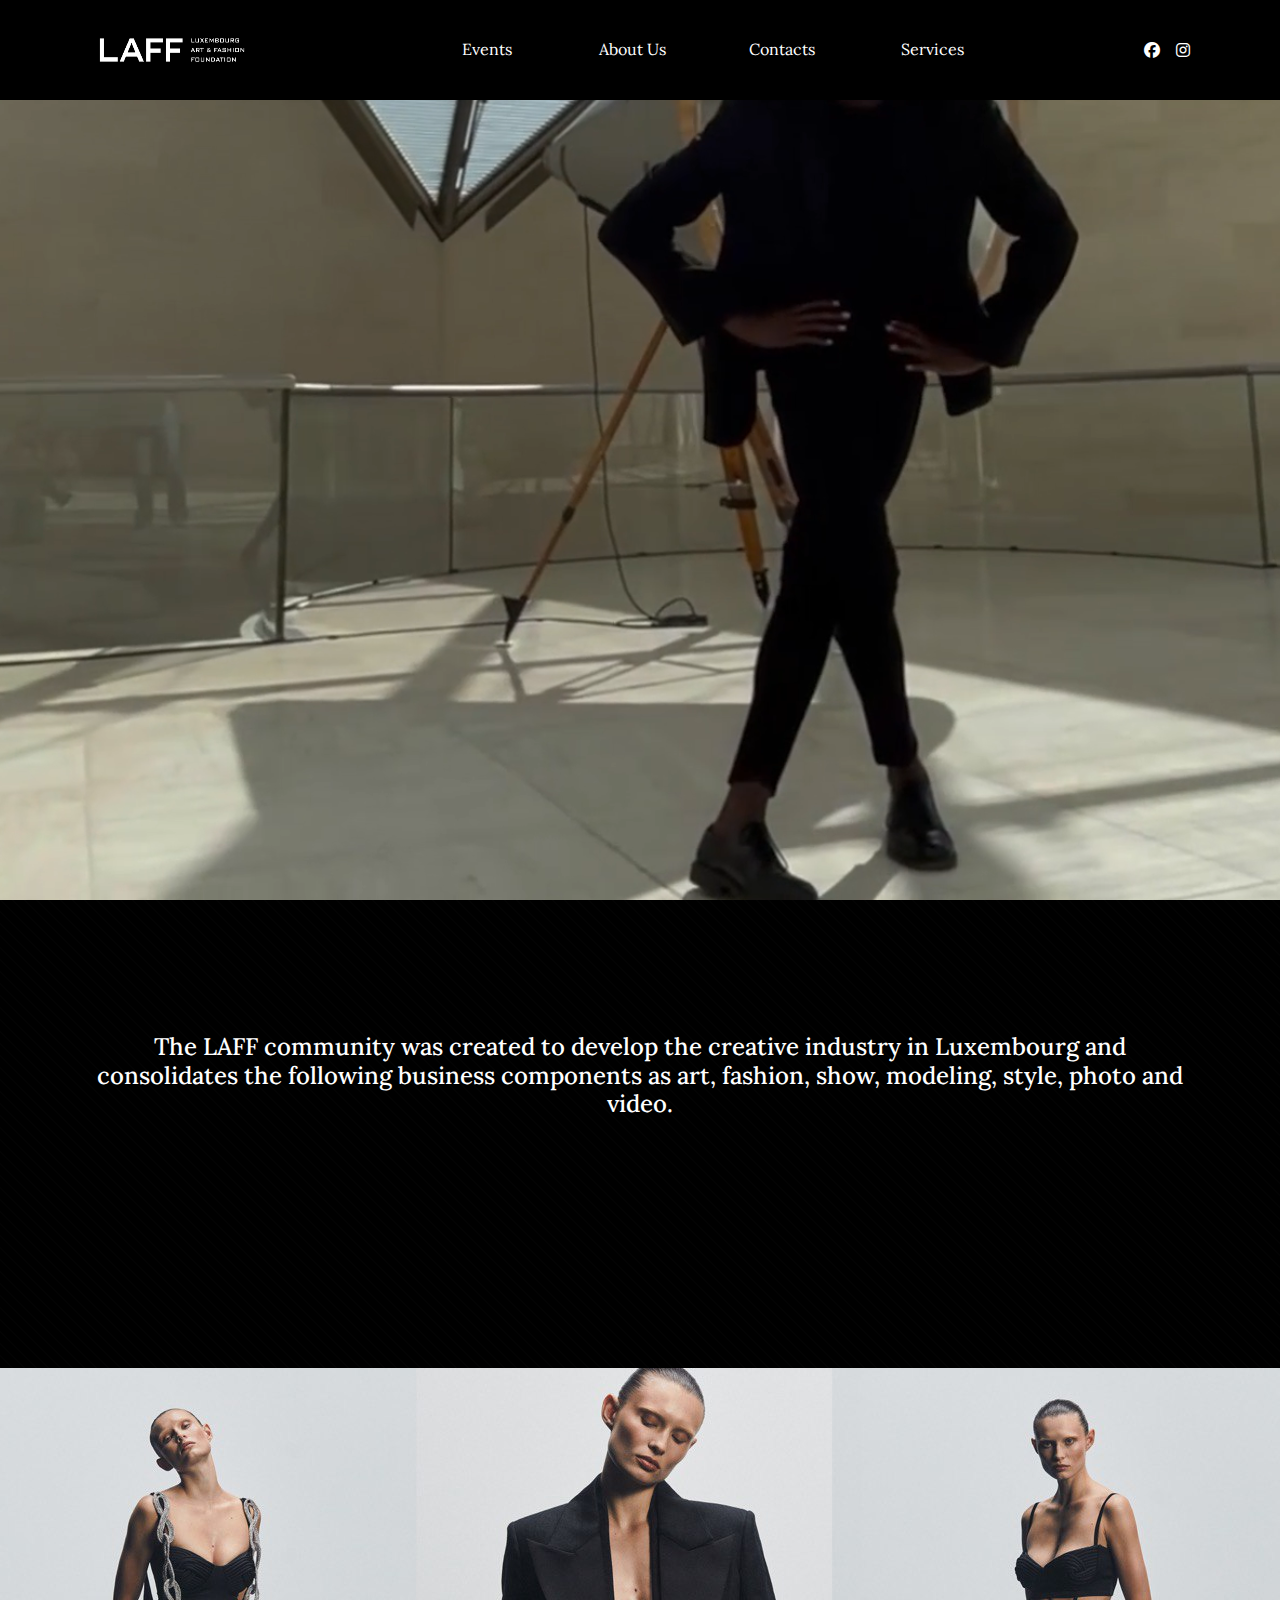
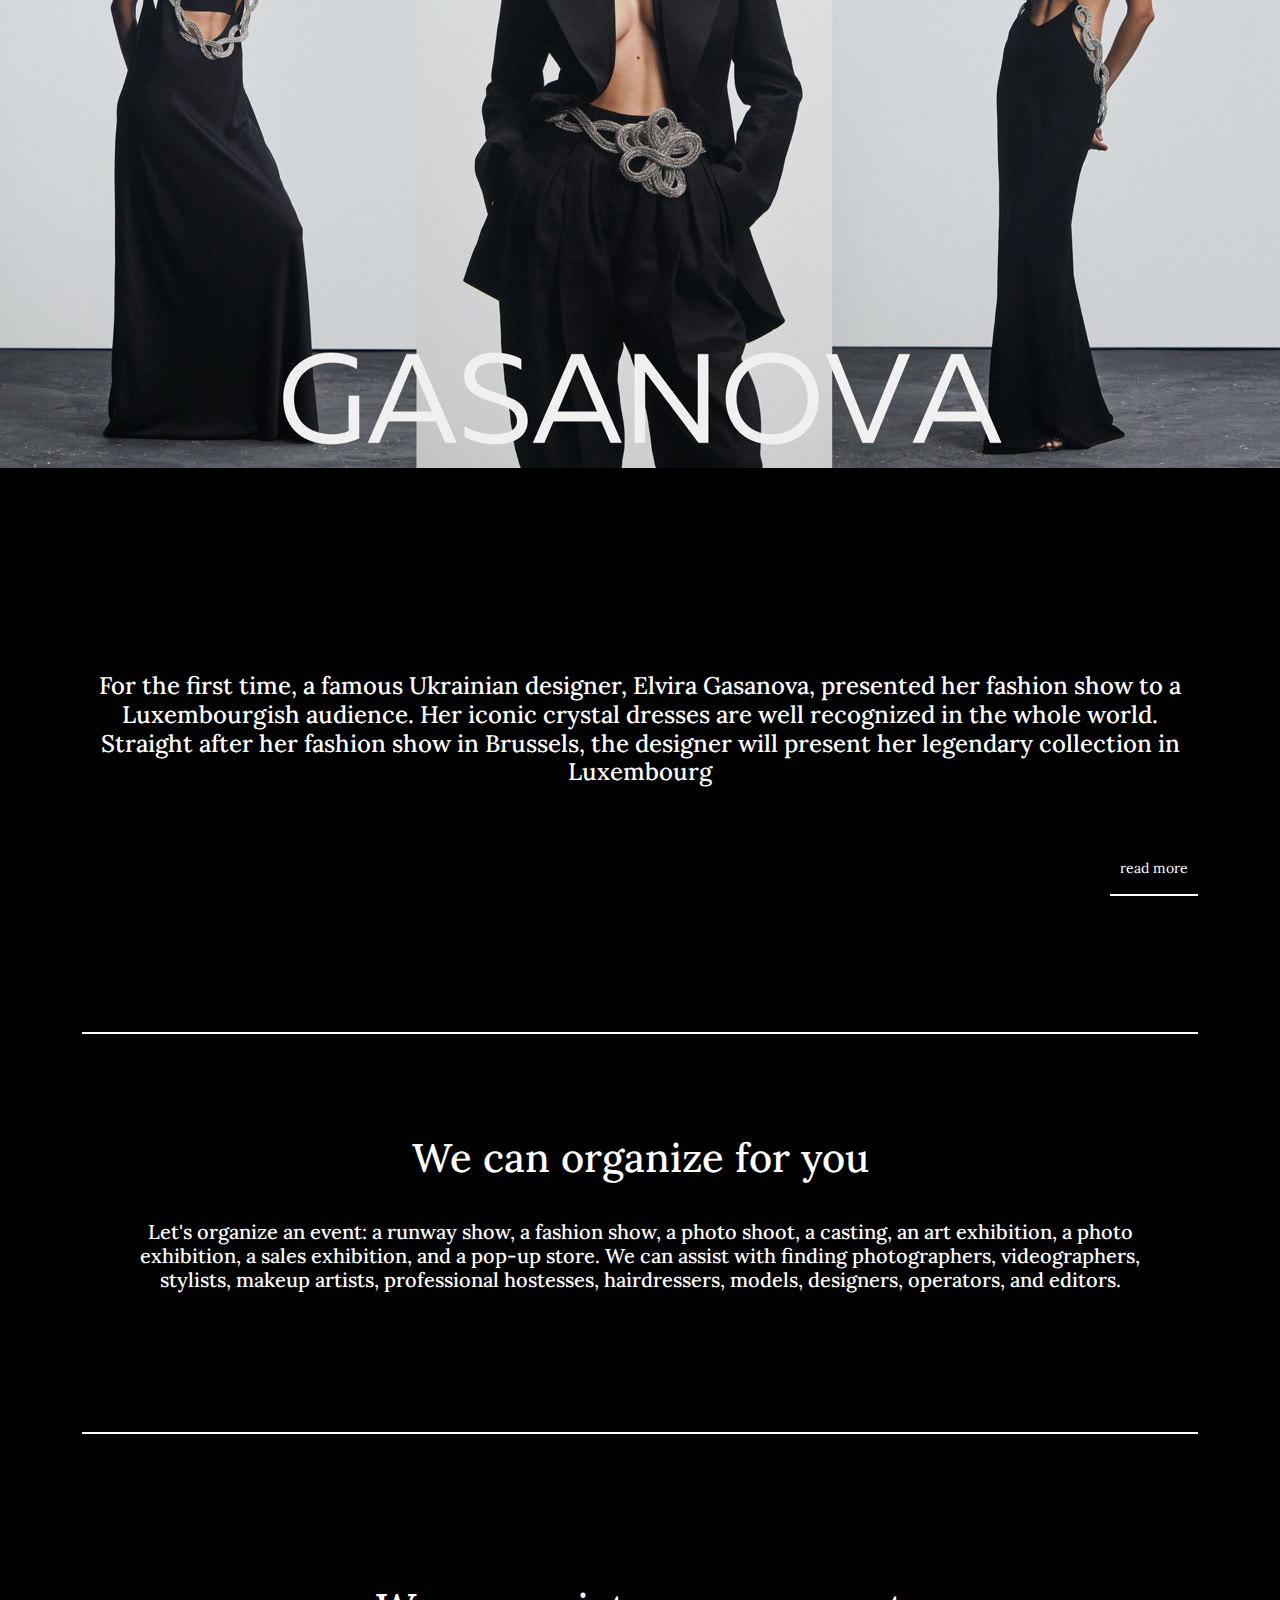
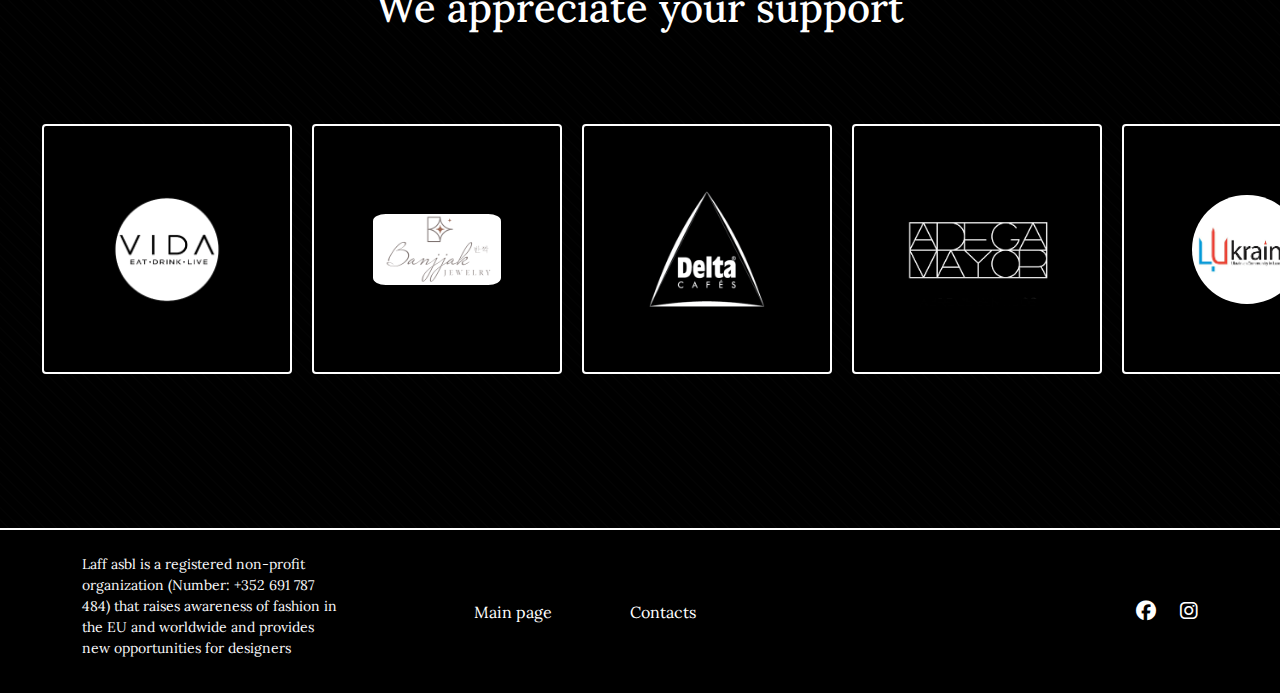
<file: index.html>
<!DOCTYPE html>
<html lang="en">
<head>
  <meta charset="utf-8">
  <meta name="viewport" content="width=device-width, initial-scale=1, shrink-to-fit=no">
  <meta name="google-site-verification" content="hr-udM1Ux9sALwchu23UWeRYcrjJNOahdZLAP_VQPGU" />




  <link rel="preconnect" href="https://fonts.googleapis.com">
  <link rel="preconnect" href="https://fonts.gstatic.com" crossorigin>
  <link href="https://fonts.googleapis.com/css2?family=Lora&display=swap" rel="stylesheet">




  <link href="https://cdn.jsdelivr.net/npm/bootstrap@5.3.0-alpha1/dist/css/bootstrap.min.css" rel="stylesheet">




  <script src="https://code.jquery.com/jquery-3.6.0.min.js"></script>
  <script src="https://cdn.jsdelivr.net/npm/@popperjs/core@2.11.6/dist/umd/popper.min.js"></script>
  <script src="https://cdn.jsdelivr.net/npm/bootstrap@5.3.0-alpha1/dist/js/bootstrap.min.js"></script>





  <link rel="stylesheet" href="https://cdnjs.cloudflare.com/ajax/libs/font-awesome/6.1.0/css/all.min.css">



  <link rel="apple-touch-icon" sizes="180x180" href="images/apple-touch-icon.png">
  <link rel="icon" type="image/png" sizes="32x32" href="images/favicon-32x32.png">
  <link rel="icon" type="image/png" sizes="16x16" href="images/favicon-16x16.png">
  <link rel="manifest" href="images/site.webmanifest">


  <link rel="stylesheet" href="css/style.css">




  <title>Luxembourg Art and Fashion Foundation</title>
</head>
  <body>




<div class="body-container">


 <nav class="navbar navbar-expand-lg fixed-top navbar-custom">
  <div class="container">
    <a class="navbar-brand" href="index.html"><img src="images/LOGO_2.png" alt="" style="width: 180px;" height="70px;" ></a>
    <button class="navbar-toggler" type="button" data-bs-toggle="collapse" data-bs-target="#navbarNav" aria-controls="navbarNav" aria-expanded="false" aria-label="Toggle navigation">
     <div class="container" onclick="myFunction(this)">
  <div class="bar1"></div>
  <div class="bar2"></div>
  <div class="bar3"></div>
</div>
    </button>
    <div class="collapse navbar-collapse" id="navbarNav">
      <ul class="navbar-nav mx-auto">
<li class="nav-item dropdown">
    <a class="nav-link nav-link-events" href="Events.html" id="navbarDropdown" role="button">
        Events <span class="dropdown-arrow"></span>
    </a>
    <!--
    <ul class="dropdown-menu" aria-labelledby="navbarDropdown">
        <li><a class="dropdown-item" href="UA.html">UA Days</a></li>
        <li><a class="dropdown-item" href="IM.html">Iinternational fashion market</a></li>
        <li><a class="dropdown-item" href="GASANOVA.html">GASANOVA 2022</a></li>
    </ul>
    -->
</li>




        <li class="nav-item">
          <a class="nav-link" href="AboutUs.html">About Us</a>
        </li>
        <li class="nav-item">
          <a class="nav-link" href="Contacts.html">Contacts</a>
        </li>
        <li class="nav-item">
    <a class="nav-link" href="#services">Services</a>
</li>
      </ul>
      <ul class="navbar-nav">
       <div class="d-flex">
        <li class="">
          <a class="nav-link" href="https://www.facebook.com/profile.php?id=100086807072227"><i class="fab fa-facebook"></i></a>
        </li>
        <li class="">
          <a class="nav-link" href="https://www.instagram.com/laff.asbl/"><i class="fab fa-instagram"></i></a>
        </li>
        <!--
        <li class="">
          <a class="nav-link" href="#"><i class="fab fa-telegram"></i></a>
        </li>
        <li class="">
          <a class="nav-link" href="#"><i class="fab fa-youtube"></i></a>
        </li>
         -->
          </div>
      </ul>
    </div>
  </div>
</nav>




<script>
function myFunction(x) {
  x.classList.toggle("change");
}
</script>






<script>
var isAnimating = false; // Добавляем переменную, которая будет следить за состоянием анимации

function myFunction(x) {
  if (!isAnimating) { // Проверяем, что анимация в данный момент не происходит
    isAnimating = true; // Устанавливаем значение в true - начало анимации
    x.classList.toggle("change");
    setTimeout(function() {
      isAnimating = false; // Анимация завершена, устанавливаем значение в false
    }, 350); // 300 мс - это примерное время анимации, его нужно подобрать экспериментально
  }
}

</script>




<div class="video-container">
  <video id="large-screen-video" class="video" autoplay loop muted playsinline>
    <source src="video/IMG_9765.mp4">
    <source src="video/IMG_9765.webm">
    Ваш браузер не поддерживает видео элемент.
  </video>
  <video id="small-screen-video" class="video" autoplay loop muted playsinline>
    <source src="video/video_2023-04-06_19-17-38.mp4">
    <source src="video/video_2023-04-06_19-17-38.webm">
    Ваш браузер не поддерживает видео элемент.
  </video>
</div>








<div class="container align-items-top">
    <div class="row align-items-center my-1 min-vh-50">
      <div class="col text-center text-content">
        <h2>The LAFF community was created to develop the creative industry in Luxembourg and consolidates the following business components as art, fashion, show, modeling, style, photo and video.
  </h2>
        <p></p>
      </div>
    </div>
  </div>

  <a class="image-hover" href="GASANOVA.html">
    <div class="bg-image-container d-flex justify-content-center align-items-center">
    </div>
  </a>





<div class="container align-items-top">
    <div class="row align-items-center my-1">
      <div class="col text-center text-content" style="margin-top: 100px;">
        <h2>For the first time, a famous Ukrainian designer, Elvira Gasanova, presented her fashion show to a Luxembourgish audience.
Her iconic crystal dresses are well recognized in the whole world. Straight after her fashion show in Brussels, the designer will present her legendary collection in Luxembourg
</h2>
        <p></p>
      </div>
    </div>
</div>

<div class="container" style="margin-top: -50px;">
  <div class="row align-items-center min-vh-25 my-1">
    <div class="col d-flex justify-content-end">
      <a href="GASANOVA.html" class="hover-block1">
        read more
      </a>
    </div>
  </div>
</div>










<div id="services" class="container">
  <div class="row" style="margin-top: 50px;">
    <div class="col-md-12">
      <div class="bordered-block">
        <div class="bordered-block-inner">
         <h1 style="color: #fff;">We can organize for you</h1>
          <h2>Let's organize an event: a runway show, a fashion show, a photo shoot, a casting, an art exhibition, a photo exhibition, a sales exhibition, and a pop-up store. We can assist with finding photographers, videographers, stylists, makeup artists, professional hostesses, hairdressers, models, designers, operators, and editors.
 </h2>
        </div>
      </div>
    </div>
  </div>
</div>




    <script>

   document.querySelectorAll('a[href^="#"]').forEach(anchor => {
    anchor.addEventListener('click', function (e) {
        e.preventDefault();

        // Найти целевой элемент
        var target = document.querySelector(this.getAttribute('href'));

        // Убрать подсветку с предыдущего элемента, если он есть
        var highlighted = document.querySelector('.highlight');
        if (highlighted) {
            highlighted.classList.remove('highlight');
        }

        // Добавить класс подсветки
        target.classList.add('highlight');

        // Выполнить прокрутку
        target.scrollIntoView({
            behavior: 'smooth'
        });

        // Удалить подсветку через 2 секунды
        setTimeout(() => {
            target.classList.remove('highlight');
        }, 2000);
    });
});

    </script>




  <h1 class="title" style="color: #fff;">We appreciate your support</h1>

 <div style="display: flex; justify-content: center;">
  <div class="horizontal-scroll">
    <div class="panel">
      <img style="width: 60%;" src="images/VIDA.png" alt="Logo">
    </div>
      <div class="panel">
      <img style="width: 70%; border-radius: 10%;" style="border-radius: 10px;" src="images/jawelir.png" alt="Logo">
    </div>
      <div class="panel">
      <img style="width: 70%;" src="images/Delta_Cafes.png" alt="Logo">
    </div>
      <div class="panel">
      <img style="width: 100%;" src="images/adegamayor.png" alt="Logo">
    </div>
      <div class="panel">
      <img style="width: 60%; border-radius: 50%;" src="images/Luckraine.png" alt="Logo">
    </div>
    </div>
  </div>



    <script>

  let isDown = false;
    let startX;
    let scrollLeft;
    const slider = document.querySelector('.horizontal-scroll');

    slider.addEventListener('mousedown', (e) => {
      isDown = true;
      slider.classList.add('active');
      startX = e.pageX - slider.offsetLeft;
      scrollLeft = slider.scrollLeft;
    });
    slider.addEventListener('mouseleave', () => {
      isDown = false;
      slider.classList.remove('active');
    });
    slider.addEventListener('mouseup', () => {
      isDown = false;
      slider.classList.remove('active');
    });
    slider.addEventListener('mousemove', (e) => {
      if (!isDown) return;
      e.preventDefault();
      const x = e.pageX - slider.offsetLeft;
      const walk = (x - startX) * 1; //scroll-fast
      slider.scrollLeft = scrollLeft - walk;
    });

  </script>



<footer class="text-light">
  <div class="container py-4">
    <div class="row align-items-center justify-content-between">
      <div class="col-md-3 text-center text-md-start" style="margin-right: -200px;">
        <p style="font-size: 14px;">Laff asbl is a registered non-profit organization (Number: +352 691 787 484) that raises awareness of fashion in the EU and worldwide and provides new opportunities for designers</p>
      </div>
      <div class="col-md-4 d-flex justify-content-center">
        <a class="nav-link custom-btn d-flex justify-content-center align-items-center" href="index.html" style="font-size: 16px;">Main page</a>
        <a class="nav-link custom-btn d-flex justify-content-center align-items-center" href="Contacts.html" style="font-size: 16px;">Contacts</a>
      </div>
      <div class="col-md-2 d-flex justify-content-center justify-content-md-end">
        <a class="nav-link" href="https://www.facebook.com/profile.php?id=100086807072227"><i class="fab fa-facebook " style="font-size: 20px;"></i></a>
        <a class="nav-link ms-4" href="https://www.instagram.com/laff.asbl/"><i class="fab fa-instagram" style="font-size: 20px;"></i></a>
        <!--
        <i class="fab fa-telegram fa-lg me-3"></i>
        <i class="fab fa-youtube fa-lg me-3"></i>
        -->
      </div>
    </div>
  </div>
</footer>



      </div>

  </body>
</html>
</file>
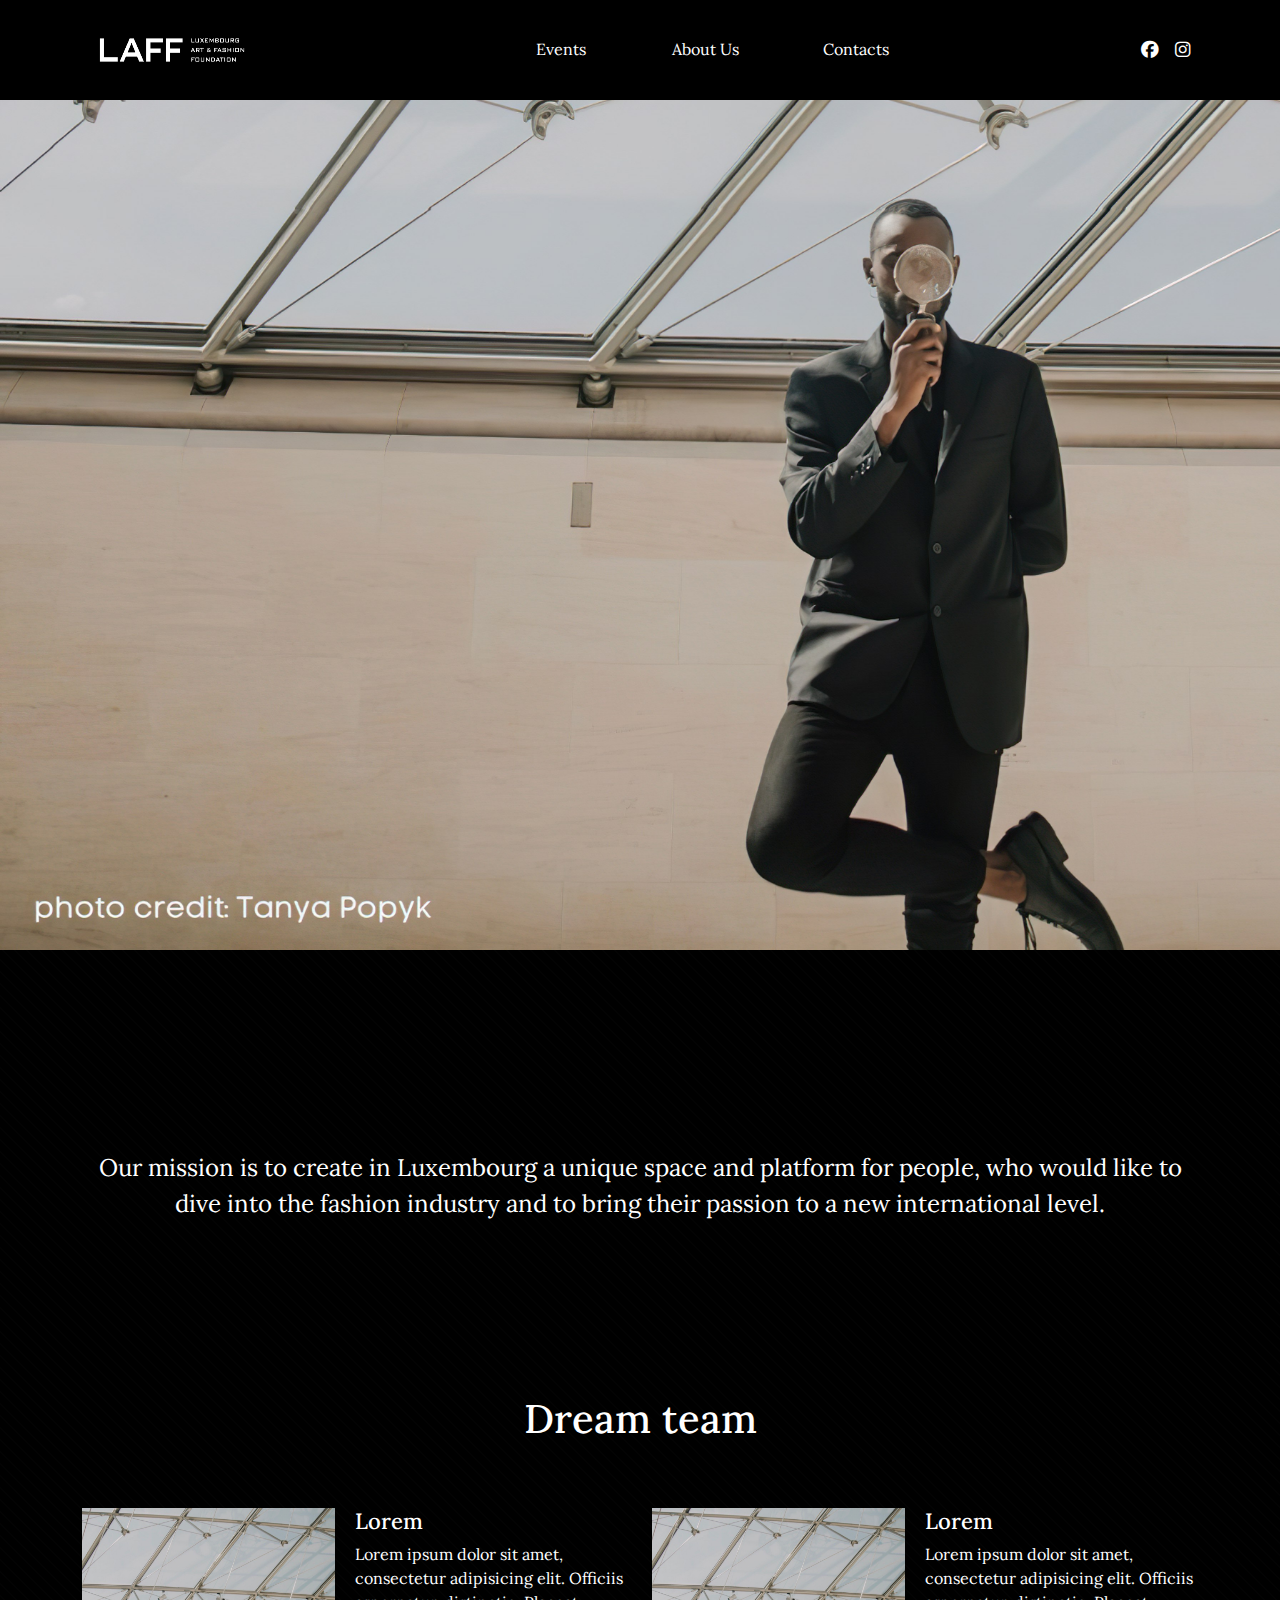
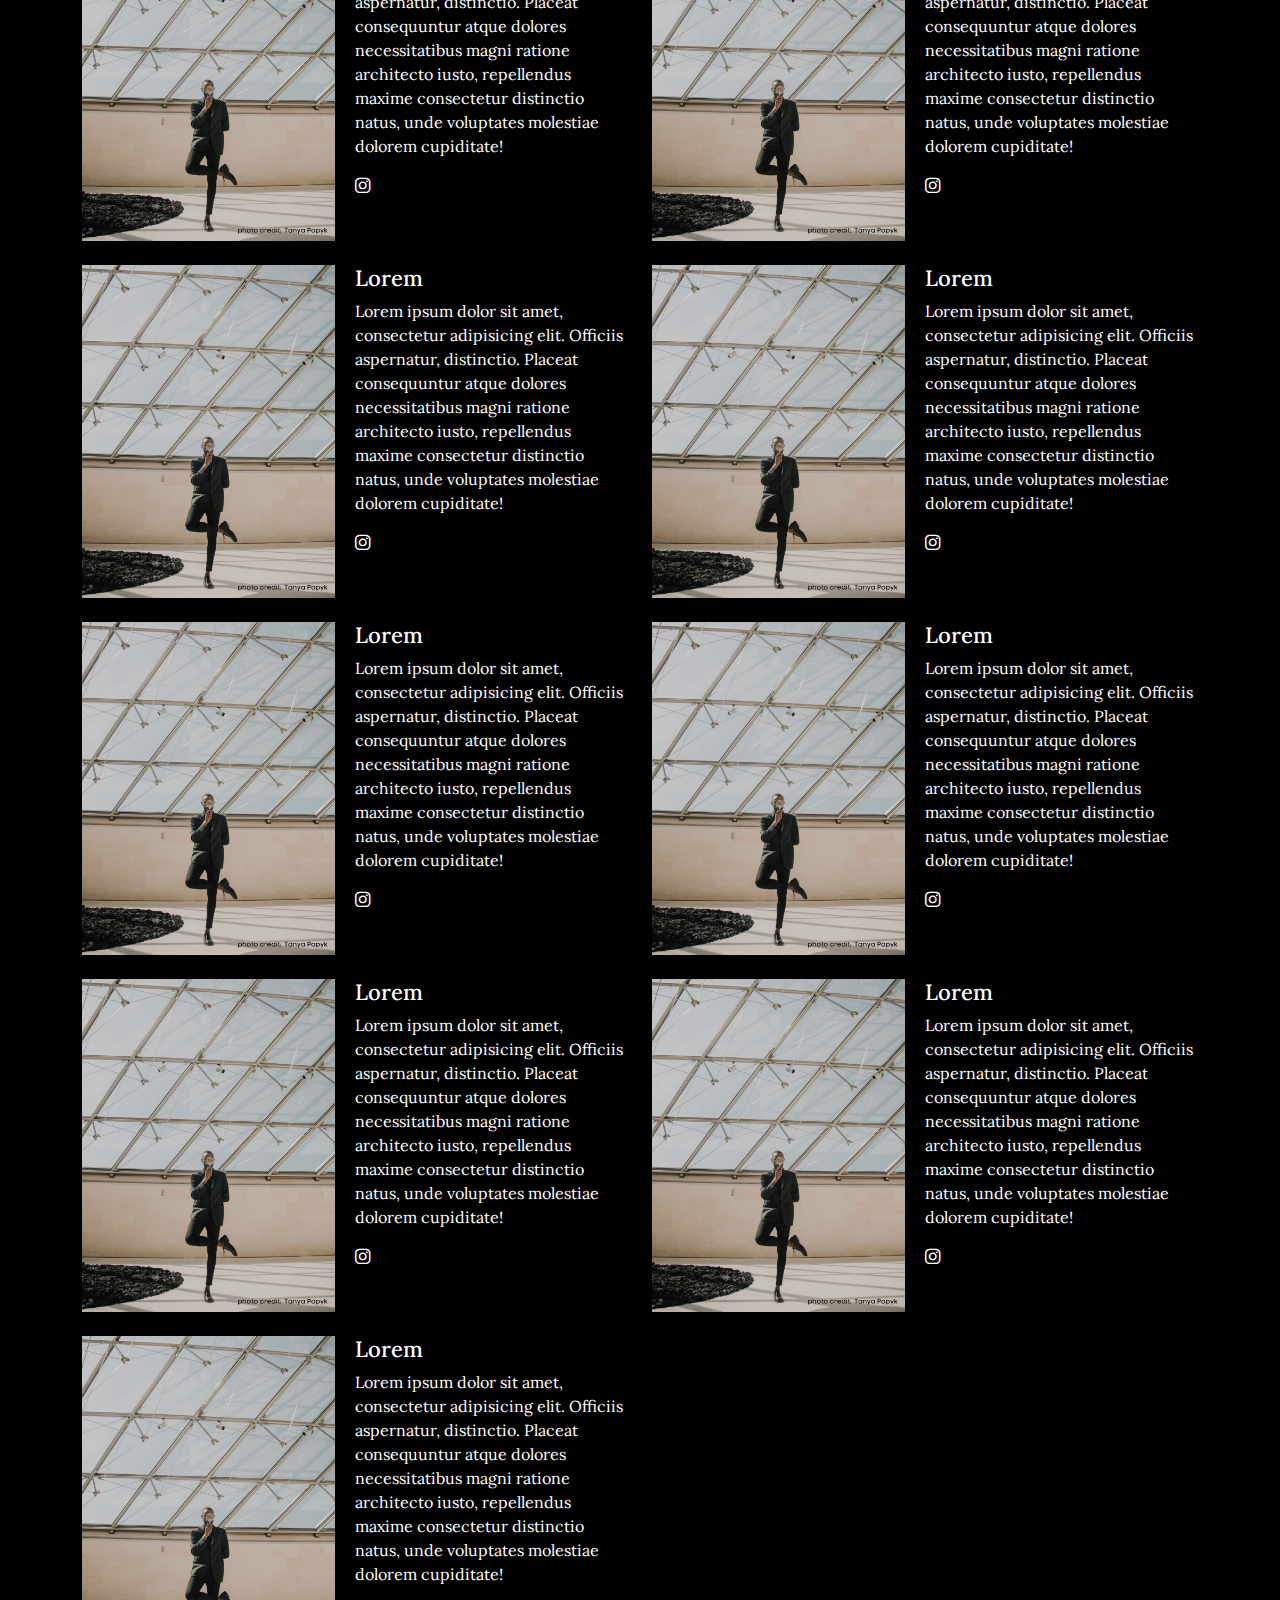
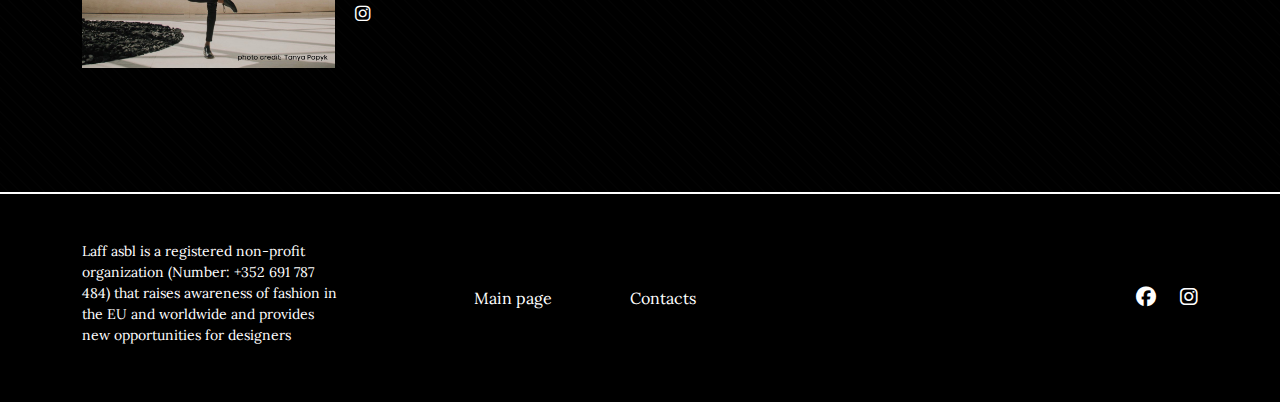
<file: AboutUs.html>
<!DOCTYPE html>
<html lang="en">
<head>
        <meta charset="utf-8">
    <meta name="viewport" content="width=device-width, initial-scale=1, shrink-to-fit=no">
     <meta charset="utf-8">
  <meta name="viewport" content="width=device-width, initial-scale=1">

<meta charset="utf-8">
  <meta name="viewport" content="width=device-width, initial-scale=1">

  <link rel="preconnect" href="https://fonts.googleapis.com">
<link rel="preconnect" href="https://fonts.gstatic.com" crossorigin>
<link href="https://fonts.googleapis.com/css2?family=Lora&display=swap" rel="stylesheet">

  <link href="https://cdn.jsdelivr.net/npm/bootstrap@5.3.0-alpha1/dist/css/bootstrap.min.css" rel="stylesheet">
  <script src="https://code.jquery.com/jquery-3.6.0.min.js"></script>
  <script src="https://cdn.jsdelivr.net/npm/@popperjs/core@2.11.6/dist/umd/popper.min.js"></script>
  <script src="https://cdn.jsdelivr.net/npm/bootstrap@5.3.0-alpha1/dist/js/bootstrap.min.js"></script>
  <link rel="stylesheet" href="https://cdnjs.cloudflare.com/ajax/libs/font-awesome/6.1.0/css/all.min.css">
    <link rel="icon" type="image/png" href="images/LOGO_3.png">



  <link rel="apple-touch-icon" sizes="180x180" href="images/apple-touch-icon.png">
  <link rel="icon" type="image/png" sizes="32x32" href="images/favicon-32x32.png">
  <link rel="icon" type="image/png" sizes="16x16" href="images/favicon-16x16.png">
  <link rel="manifest" href="images/site.webmanifest">


     <link rel="stylesheet" href="css/styleAboutUs.css">
    <title>About Us</title>
</head>
<body>




<nav class="navbar navbar-expand-lg fixed-top navbar-custom">
  <div class="container">
    <a class="navbar-brand" href="index.html"><img src="images/LOGO_2.png" alt="" style="width: 180px;" height="70px;" ></a>
    <button class="navbar-toggler" type="button" data-bs-toggle="collapse" data-bs-target="#navbarNav" aria-controls="navbarNav" aria-expanded="false" aria-label="Toggle navigation">
     <div class="container" onclick="myFunction(this)">
  <div class="bar1"></div>
  <div class="bar2"></div>
  <div class="bar3"></div>
</div>
    </button>
    <div class="collapse navbar-collapse" id="navbarNav">
      <ul class="navbar-nav mx-auto">
<li class="nav-item dropdown">
    <a class="nav-link nav-link-events" href="Events.html" id="navbarDropdown" role="button">
        Events <span class="dropdown-arrow"></span>
    </a>
    <!--
    <ul class="dropdown-menu" aria-labelledby="navbarDropdown">
        <li><a class="dropdown-item" href="UA.html">UA Days</a></li>
        <li><a class="dropdown-item" href="IM.html">Iinternational fashion market</a></li>
        <li><a class="dropdown-item" href="GASANOVA.html">GASANOVA 2022</a></li>
    </ul>
    -->
</li>




        <li class="nav-item">
          <a class="nav-link" href="AboutUs.html">About Us</a>
        </li>
        <li class="nav-item">
          <a class="nav-link" href="Contacts.html">Contacts</a>
        </li>
      </ul>
      <ul class="navbar-nav">
       <div class="d-flex">
        <li class="">
          <a class="nav-link" href="https://www.facebook.com/profile.php?id=100086807072227"><i class="fab fa-facebook"></i></a>
        </li>
        <li class="">
          <a class="nav-link" href="https://www.instagram.com/laff.asbl/"><i class="fab fa-instagram"></i></a>
        </li>
        <!--
        <li class="">
          <a class="nav-link" href="#"><i class="fab fa-telegram"></i></a>
        </li>
        <li class="">
          <a class="nav-link" href="#"><i class="fab fa-youtube"></i></a>
        </li>
         -->
          </div>
      </ul>
    </div>
  </div>
</nav>




<script>
function myFunction(x) {
  x.classList.toggle("change");
}
</script>



<script>
var isAnimating = false; // Добавляем переменную, которая будет следить за состоянием анимации

function myFunction(x) {
  if (!isAnimating) { // Проверяем, что анимация в данный момент не происходит
    isAnimating = true; // Устанавливаем значение в true - начало анимации
    x.classList.toggle("change");
    setTimeout(function() {
      isAnimating = false; // Анимация завершена, устанавливаем значение в false
    }, 350); // 300 мс - это примерное время анимации, его нужно подобрать экспериментально
  }
}

</script>





    <div class="bg-image-container d-flex justify-content-center align-items-center">
    </div>




<div class="container">
     <div class="row
       text-below-banner">
        <div class="col-md-12 text-center">
            <p style="font-size: 24px;">Our mission is to create in Luxembourg a unique space and platform for people, who would like to dive into the fashion industry and to bring their passion to a new international level.</p>
        </div>
    </div>
</div>

<div class="container" style="text-align: center;">
    <div class="row align-items-center min-vh-50-AS">
        <div class="col text-center text-content" style="display: flex; align-items: center; justify-content: center; flex-direction: column;">
            <h1>Dream team</h1>
        </div>
    </div>
</div>







<div class="container">
  <div class="row">
    <div class="col-md-6 mb-4 d-flex">
      <div>
        <img src="images/MAN_T.jpg" class="w-100" alt="Image">
      </div>
      <div  style="max-width: 50%; margin-left: 20px;">
        <h3>Lorem</h3>
        <p>Lorem ipsum dolor sit amet, consectetur adipisicing elit. Officiis aspernatur, distinctio. Placeat consequuntur atque dolores necessitatibus magni ratione architecto iusto, repellendus maxime consectetur distinctio natus, unde voluptates molestiae dolorem cupiditate!</p>
        <a href="#"><i class="fab fa-instagram"></i></a>
      </div>
    </div>
      <div class="col-md-6 mb-4 d-flex" >
      <div>
        <img src="images/MAN_T.jpg" class="w-100" alt="Image">
      </div>
      <div style="max-width: 50%; margin-left: 20px;">
        <h3>Lorem</h3>
        <p>Lorem ipsum dolor sit amet, consectetur adipisicing elit. Officiis aspernatur, distinctio. Placeat consequuntur atque dolores necessitatibus magni ratione architecto iusto, repellendus maxime consectetur distinctio natus, unde voluptates molestiae dolorem cupiditate!</p>
        <a href="#"><i class="fab fa-instagram"></i></a>
      </div>
    </div>
        <div class="col-md-6 mb-4 d-flex" >
      <div>
        <img src="images/MAN_T.jpg" class="w-100" alt="Image">
      </div>
      <div style="max-width: 50%; margin-left: 20px;">
        <h3>Lorem</h3>
        <p>Lorem ipsum dolor sit amet, consectetur adipisicing elit. Officiis aspernatur, distinctio. Placeat consequuntur atque dolores necessitatibus magni ratione architecto iusto, repellendus maxime consectetur distinctio natus, unde voluptates molestiae dolorem cupiditate!</p>
        <a href="#"><i class="fab fa-instagram"></i></a>
      </div>
    </div>
            <div class="col-md-6 mb-4 d-flex" >
      <div>
        <img src="images/MAN_T.jpg" class="w-100" alt="Image">
      </div>
      <div style="max-width: 50%; margin-left: 20px;">
        <h3>Lorem</h3>
        <p>Lorem ipsum dolor sit amet, consectetur adipisicing elit. Officiis aspernatur, distinctio. Placeat consequuntur atque dolores necessitatibus magni ratione architecto iusto, repellendus maxime consectetur distinctio natus, unde voluptates molestiae dolorem cupiditate!</p>
        <a href="#"><i class="fab fa-instagram"></i></a>
      </div>
    </div>
            <div class="col-md-6 mb-4 d-flex" >
      <div>
        <img src="images/MAN_T.jpg" class="w-100" alt="Image">
      </div>
      <div style="max-width: 50%; margin-left: 20px;">
        <h3>Lorem</h3>
        <p>Lorem ipsum dolor sit amet, consectetur adipisicing elit. Officiis aspernatur, distinctio. Placeat consequuntur atque dolores necessitatibus magni ratione architecto iusto, repellendus maxime consectetur distinctio natus, unde voluptates molestiae dolorem cupiditate!</p>
        <a href="#"><i class="fab fa-instagram"></i></a>
      </div>
    </div>
            <div class="col-md-6 mb-4 d-flex" >
      <div>
        <img src="images/MAN_T.jpg" class="w-100" alt="Image">
      </div>
      <div style="max-width: 50%; margin-left: 20px;">
        <h3>Lorem</h3>
        <p>Lorem ipsum dolor sit amet, consectetur adipisicing elit. Officiis aspernatur, distinctio. Placeat consequuntur atque dolores necessitatibus magni ratione architecto iusto, repellendus maxime consectetur distinctio natus, unde voluptates molestiae dolorem cupiditate!</p>
        <a href="#"><i class="fab fa-instagram"></i></a>
      </div>
    </div>
            <div class="col-md-6 mb-4 d-flex" >
      <div>
        <img src="images/MAN_T.jpg" class="w-100" alt="Image">
      </div>
      <div style="max-width: 50%; margin-left: 20px;">
        <h3>Lorem</h3>
        <p>Lorem ipsum dolor sit amet, consectetur adipisicing elit. Officiis aspernatur, distinctio. Placeat consequuntur atque dolores necessitatibus magni ratione architecto iusto, repellendus maxime consectetur distinctio natus, unde voluptates molestiae dolorem cupiditate!</p>
        <a href="#"><i class="fab fa-instagram"></i></a>
      </div>
    </div>
            <div class="col-md-6 mb-4 d-flex" >
      <div>
        <img src="images/MAN_T.jpg" class="w-100" alt="Image">
      </div>
      <div style="max-width: 50%; margin-left: 20px;">
        <h3>Lorem</h3>
        <p>Lorem ipsum dolor sit amet, consectetur adipisicing elit. Officiis aspernatur, distinctio. Placeat consequuntur atque dolores necessitatibus magni ratione architecto iusto, repellendus maxime consectetur distinctio natus, unde voluptates molestiae dolorem cupiditate!</p>
        <a href="#"><i class="fab fa-instagram"></i></a>
      </div>
    </div>
            <div class="col-md-6 mb-4 d-flex" >
      <div>
        <img src="images/MAN_T.jpg" class="w-100" alt="Image">
      </div>
      <div style="max-width: 50%; margin-left: 20px;">
        <h3>Lorem</h3>
        <p>Lorem ipsum dolor sit amet, consectetur adipisicing elit. Officiis aspernatur, distinctio. Placeat consequuntur atque dolores necessitatibus magni ratione architecto iusto, repellendus maxime consectetur distinctio natus, unde voluptates molestiae dolorem cupiditate!</p>
        <a href="#"><i class="fab fa-instagram"></i></a>
      </div>
    </div>
  </div>
</div>








<!--
<div class="container">
  <div class="row">
    <div class="col-md-12 text-center mb-4">
      <h2>how it all began</h2>
    </div>
  </div>
  <div class="row">
    <div class="col-md-12 text-center">
      <p>Lorem ipsum dolor sit amet, consectetur adipisicing elit. Ut culpa dolores saepe aliquid atque optio distinctio harum dicta quam praesentium eos veritatis repudiandae nisi, dolore blanditiis, ducimus nobis, voluptates doloribus! Lorem ipsum dolor sit amet, consectetur adipisicing elit. A reprehenderit, quisquam possimus nesciunt architecto nulla rerum sed amet officia officiis numquam expedita iste praesentium aliquid error magni, eligendi. Eius, nemo. Lorem ipsum dolor sit amet, consectetur adipisicing elit. Ut culpa dolores saepe aliquid atque optio distinctio harum dicta quam praesentium eos veritatis repudiandae nisi, dolore blanditiis, ducimus nobis, voluptates doloribus! Lorem ipsum dolor sit amet, consectetur adipisicing elit. A reprehenderit, quisquam possimus nesciunt architecto nulla rerum sed amet officia officiis numquam expedita iste praesentium aliquid error magni, eligendi. Eius, nemo. Lorem ipsum dolor sit amet, consectetur adipisicing elit. Ut culpa dolores saepe aliquid atque optio distinctio harum dicta quam praesentium eos veritatis repudiandae nisi, dolore blanditiis, ducimus nobis, voluptates doloribus! Lorem ipsum dolor sit amet, consectetur adipisicing elit. A reprehenderit, quisquam possimus nesciunt architecto nulla rerum sed amet officia officiis numquam expedita iste praesentium aliquid error magni, eligendi. Eius, nemo.</p>
    </div>
  </div>
</div>
-->







<footer class="text-light">
  <div class="container py-4">
    <div class="row align-items-center justify-content-between">
      <div class="col-md-3 text-center text-md-start" style="margin-right: -200px;">
        <p style="font-size: 14px;">Laff asbl is a registered non-profit organization (Number: +352 691 787 484) that raises awareness of fashion in the EU and worldwide and provides new opportunities for designers</p>
      </div>
      <div class="col-md-4 d-flex justify-content-center">
        <a class="nav-link custom-btn d-flex justify-content-center align-items-center" href="index.html" style="font-size: 16px;">Main page</a>
        <a class="nav-link custom-btn d-flex justify-content-center align-items-center" href="Contacts.html" style="font-size: 16px;">Contacts</a>
      </div>
      <div class="col-md-2 d-flex justify-content-center justify-content-md-end">
        <a class="nav-link" href="https://www.facebook.com/profile.php?id=100086807072227"><i class="fab fa-facebook " style="font-size: 20px;"></i></a>
        <a class="nav-link ms-4" href="https://www.instagram.com/laff.asbl/"><i class="fab fa-instagram" style="font-size: 20px;"></i></a>
        <!--
        <i class="fab fa-telegram fa-lg me-3"></i>
        <i class="fab fa-youtube fa-lg me-3"></i>
        -->
      </div>
    </div>
  </div>
</footer>






</body>
</html>
</file>
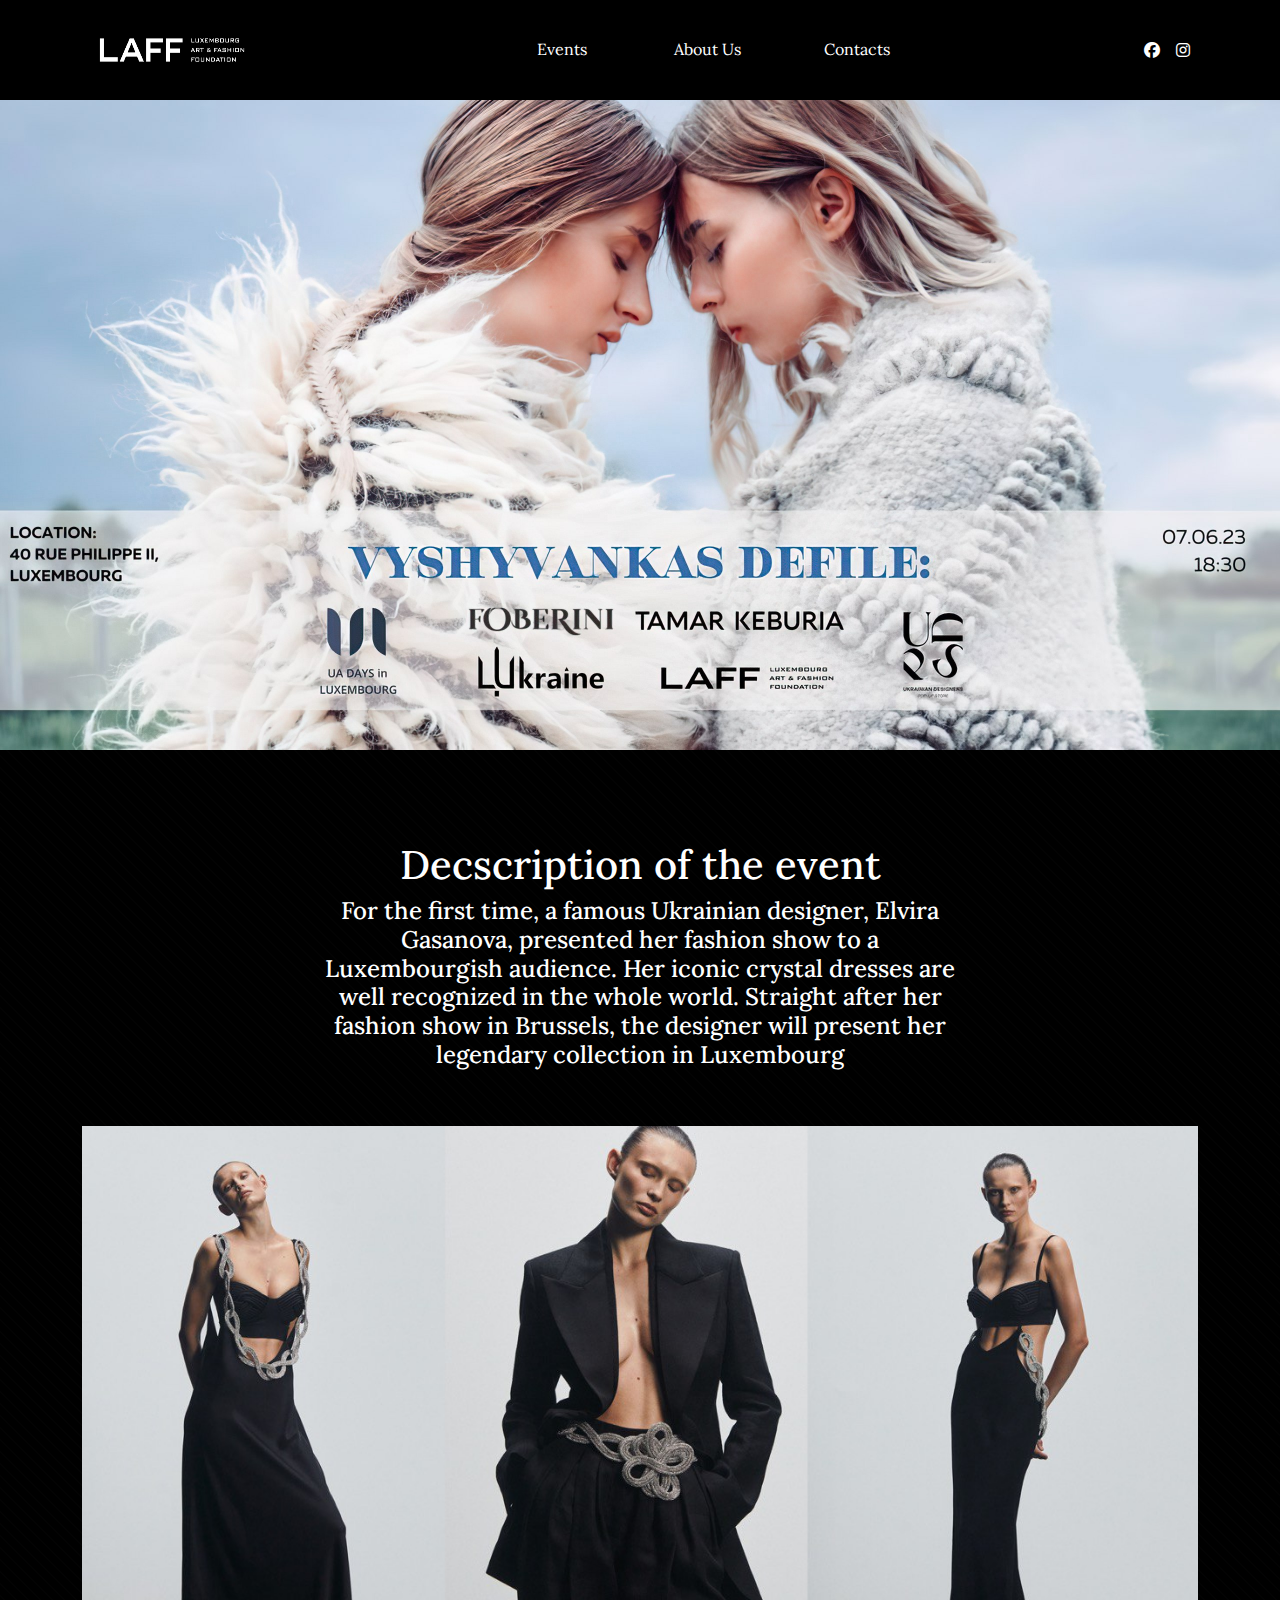
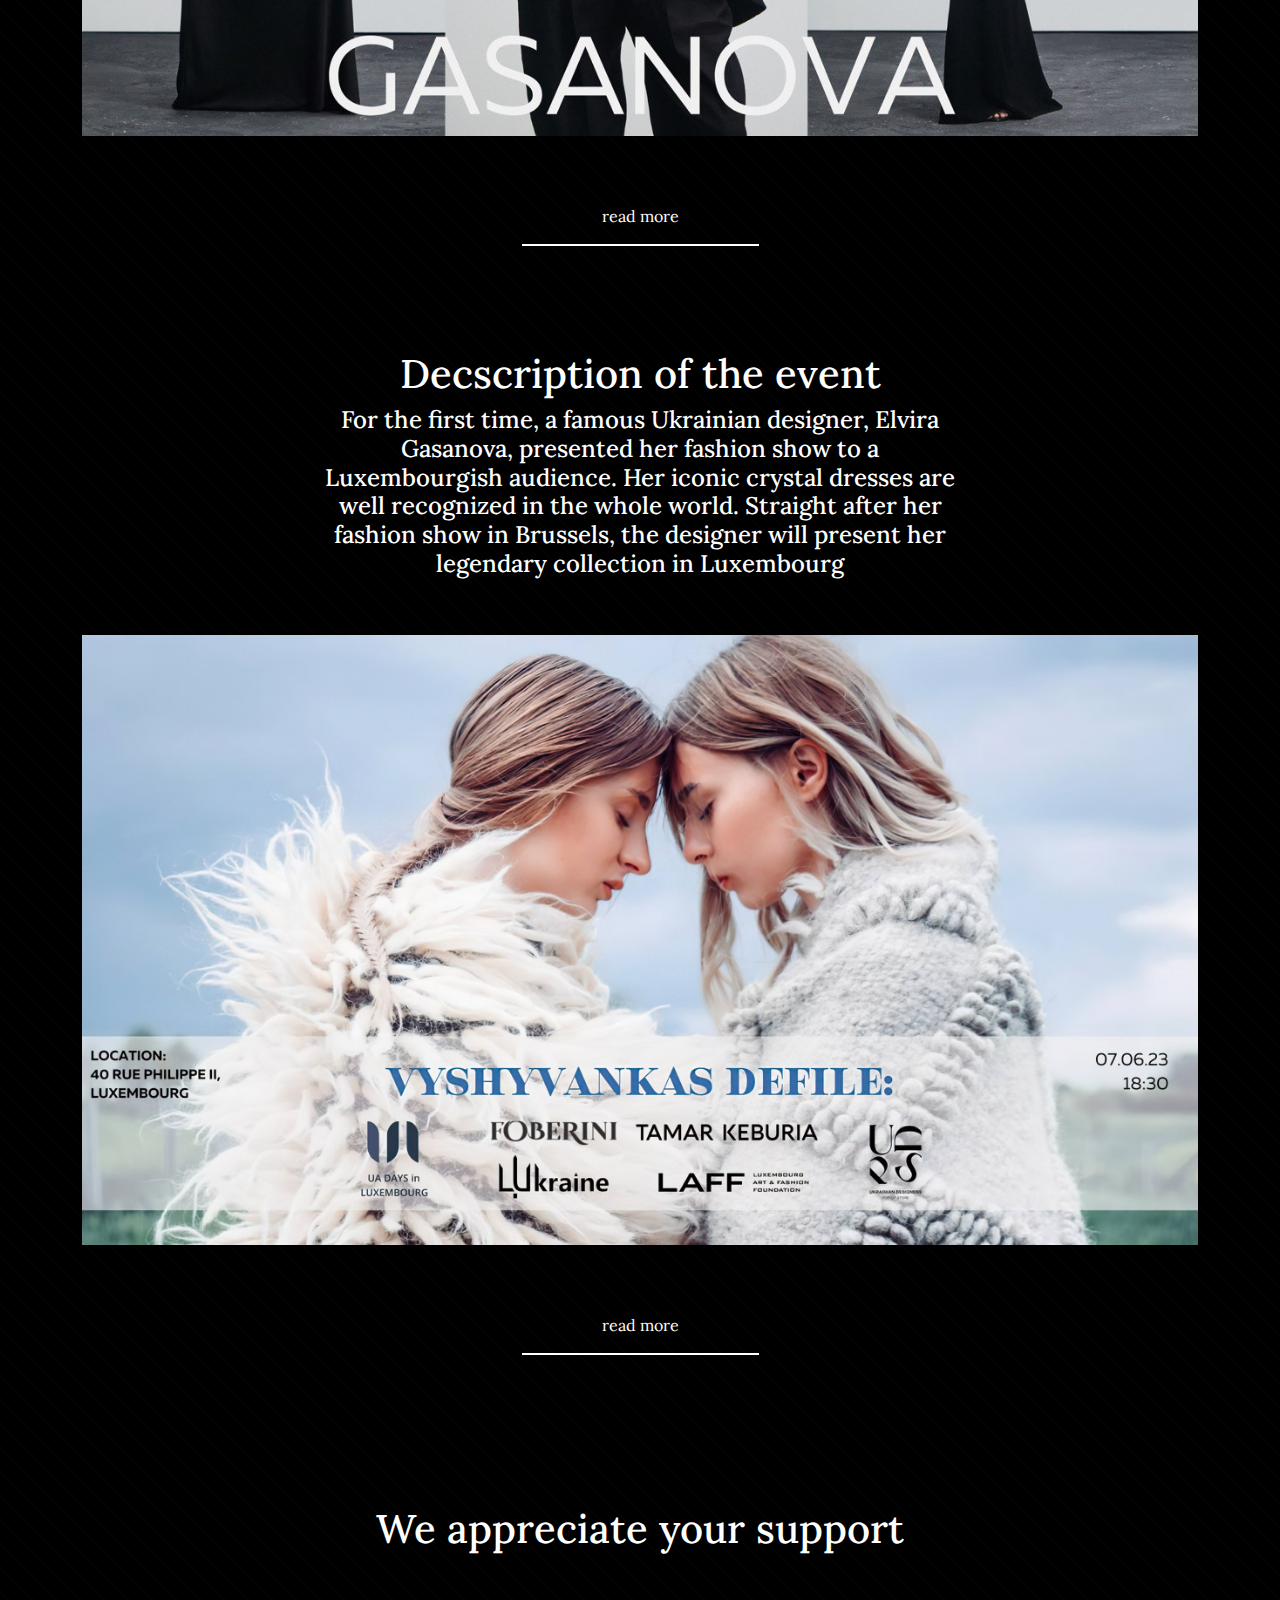
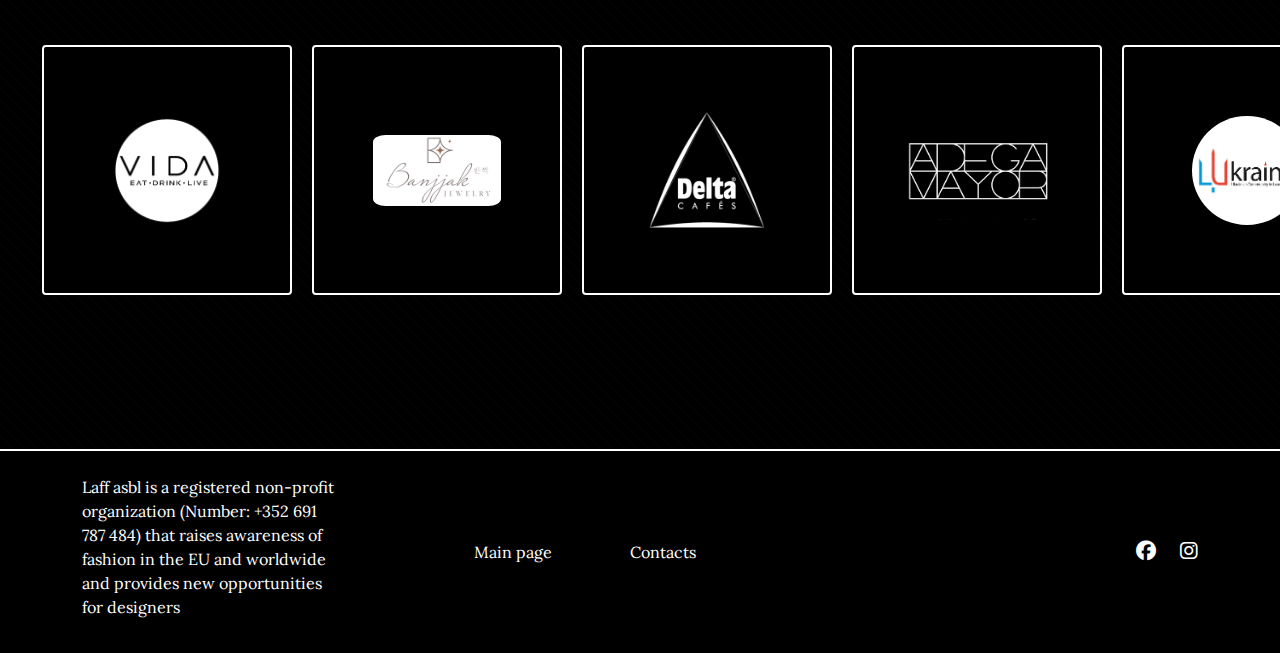
<file: Events.html>
<!DOCTYPE html>
<html lang="en">
<head>
    <meta charset="utf-8">
    <meta name="viewport" content="width=device-width, initial-scale=1, shrink-to-fit=no">
     <meta charset="utf-8">
  <meta name="viewport" content="width=device-width, initial-scale=1">

<meta charset="utf-8">
  <meta name="viewport" content="width=device-width, initial-scale=1">

  <link rel="preconnect" href="https://fonts.googleapis.com">
<link rel="preconnect" href="https://fonts.gstatic.com" crossorigin>
<link href="https://fonts.googleapis.com/css2?family=Lora&display=swap" rel="stylesheet">

  <link href="https://cdn.jsdelivr.net/npm/bootstrap@5.3.0-alpha1/dist/css/bootstrap.min.css" rel="stylesheet">
  <script src="https://code.jquery.com/jquery-3.6.0.min.js"></script>
  <script src="https://cdn.jsdelivr.net/npm/@popperjs/core@2.11.6/dist/umd/popper.min.js"></script>
  <script src="https://cdn.jsdelivr.net/npm/bootstrap@5.3.0-alpha1/dist/js/bootstrap.min.js"></script>
  <link rel="stylesheet" href="https://cdnjs.cloudflare.com/ajax/libs/font-awesome/6.1.0/css/all.min.css">
     <link rel="icon" type="image/png" href="images/LOGO_3.png">



  <link rel="apple-touch-icon" sizes="180x180" href="images/apple-touch-icon.png">
  <link rel="icon" type="image/png" sizes="32x32" href="images/favicon-32x32.png">
  <link rel="icon" type="image/png" sizes="16x16" href="images/favicon-16x16.png">
  <link rel="manifest" href="images/site.webmanifest">


     <link rel="stylesheet" href="css/styleEvents.css">
    <title>Events</title>
</head>
<body>

 <nav class="navbar navbar-expand-lg fixed-top navbar-custom">
  <div class="container">
    <a class="navbar-brand" href="index.html"><img src="images/LOGO_2.png" alt="" style="width: 180px;" height="70px;" ></a>
    <button class="navbar-toggler" type="button" data-bs-toggle="collapse" data-bs-target="#navbarNav" aria-controls="navbarNav" aria-expanded="false" aria-label="Toggle navigation">
     <div class="container" onclick="myFunction(this)">
  <div class="bar1"></div>
  <div class="bar2"></div>
  <div class="bar3"></div>
</div>
    </button>
    <div class="collapse navbar-collapse" id="navbarNav">
      <ul class="navbar-nav mx-auto">
<li class="nav-item dropdown">
    <a class="nav-link nav-link-events" href="Events.html" id="navbarDropdown" role="button">
        Events <span class="dropdown-arrow"></span>
    </a>
    <!--
    <ul class="dropdown-menu" aria-labelledby="navbarDropdown">
        <li><a class="dropdown-item" href="UA.html">UA Days</a></li>
        <li><a class="dropdown-item" href="IM.html">Iinternational fashion market</a></li>
        <li><a class="dropdown-item" href="GASANOVA.html">GASANOVA 2022</a></li>
    </ul>
    -->
</li>




        <li class="nav-item">
          <a class="nav-link" href="AboutUs.html">About Us</a>
        </li>
        <li class="nav-item">
          <a class="nav-link" href="Contacts.html">Contacts</a>
        </li>
      </ul>
      <ul class="navbar-nav">
       <div class="d-flex">
        <li class="">
          <a class="nav-link" href="https://www.facebook.com/profile.php?id=100086807072227"><i class="fab fa-facebook"></i></a>
        </li>
        <li class="">
          <a class="nav-link" href="https://www.instagram.com/laff.asbl/"><i class="fab fa-instagram"></i></a>
        </li>
        <!--
        <li class="">
          <a class="nav-link" href="#"><i class="fab fa-telegram"></i></a>
        </li>
        <li class="">
          <a class="nav-link" href="#"><i class="fab fa-youtube"></i></a>
        </li>
         -->
          </div>
      </ul>
    </div>
  </div>
</nav>






  <script>
function myFunction(x) {
  x.classList.toggle("change");
}
</script>



<script>
var isAnimating = false; // Добавляем переменную, которая будет следить за состоянием анимации

function myFunction(x) {
  if (!isAnimating) { // Проверяем, что анимация в данный момент не происходит
    isAnimating = true; // Устанавливаем значение в true - начало анимации
    x.classList.toggle("change");
    setTimeout(function() {
      isAnimating = false; // Анимация завершена, устанавливаем значение в false
    }, 350); // 300 мс - это примерное время анимации, его нужно подобрать экспериментально
  }
}

</script>




  <div class="image-hover" href="">
    <div class="bg-image-container d-flex justify-content-center align-items-center">
    </div>
    </div>








<div class="container">
  <div class="row align-items-center d-flex justify-content-center">
    <div class="col-md-7 text-center event-description">
      <h1>Decscription of the event</h1>
      <h2>For the first time, a famous Ukrainian designer, Elvira Gasanova, presented her fashion show to a Luxembourgish audience.
Her iconic crystal dresses are well recognized in the whole world. Straight after her fashion show in Brussels, the designer will present her legendary collection in Luxembourg

</h2>

    </div>
 <!--
    <div class="col-md-6 text-center">
      <p>перехід на реєстрацію</p>
      <a href="#" class="btn btn-primary">Button</a>
    </div>
  </div>

</div>
   -->
    </div>
    </div>



<div class="container">
 <!--
  <div class="row">
    <div class="col-lg-6 my-5">
      <img src="images/UA_DAYS_P.jpg" alt="Image 1" class="img-fluid">
    </div>
    <div class="col-lg-6 my-5">
      <img src="images/UA_DAYS_P.jpg" alt="Image 2" class="img-fluid">
    </div>
  </div>
  -->
  <div class="row">
    <div class="col my-5 ">
      <img src="css/GASANOVA_P.jpg" alt="Image 3" class="img-fluid">
    </div>
  </div>
</div>


<div class="container">
  <div class="row align-items-center min-vh-25 my-1">
    <div class="col text-center">
      <a href="GASANOVA.html" class="hover-block1">
        read more
      </a>
    </div>
  </div>
</div>







<div class="container">
  <div class="row align-items-center d-flex justify-content-center">
    <div class="col-md-7 text-center event-description" style="margin-top: 100px;">
      <h1>Decscription of the event</h1>
      <h2>For the first time, a famous Ukrainian designer, Elvira Gasanova, presented her fashion show to a Luxembourgish audience.
Her iconic crystal dresses are well recognized in the whole world. Straight after her fashion show in Brussels, the designer will present her legendary collection in Luxembourg

</h2>

    </div>
 <!--
    <div class="col-md-6 text-center">
      <p>перехід на реєстрацію</p>
      <a href="#" class="btn btn-primary">Button</a>
    </div>
  </div>

</div>
   -->
    </div>
    </div>



<div class="container">
 <!--
  <div class="row">
    <div class="col-lg-6 my-5">
      <img src="images/UA_DAYS_P.jpg" alt="Image 1" class="img-fluid">
    </div>
    <div class="col-lg-6 my-5">
      <img src="images/UA_DAYS_P.jpg" alt="Image 2" class="img-fluid">
    </div>
  </div>
  -->
  <div class="row">
    <div class="col my-5 ">
      <img src="css/Event_P.jpg" alt="Image 3" class="img-fluid">
    </div>
  </div>
</div>


<div class="container">
  <div class="row align-items-center min-vh-25 my-1">
    <div class="col text-center">
      <a href="UA.html" class="hover-block1">
        read more
      </a>
    </div>
  </div>
</div>







  <h1 class="title" style="color: #fff;">We appreciate your support</h1>

 <div style="display: flex; justify-content: center;">
  <div class="horizontal-scroll">
    <div class="panel">
      <img style="width: 60%;" src="images/VIDA.png" alt="Logo">
    </div>
      <div class="panel">
      <img style="width: 70%; border-radius: 10%;" style="border-radius: 10px;" src="images/jawelir.png" alt="Logo">
    </div>
      <div class="panel">
      <img style="width: 70%;" src="images/Delta_Cafes.png" alt="Logo">
    </div>
      <div class="panel">
      <img style="width: 100%;" src="images/adegamayor.png" alt="Logo">
    </div>
      <div class="panel">
      <img style="width: 60%; border-radius: 50%;" src="images/Luckraine.png" alt="Logo">
    </div>
    </div>
  </div>



    <script>

  let isDown = false;
    let startX;
    let scrollLeft;
    const slider = document.querySelector('.horizontal-scroll');

    slider.addEventListener('mousedown', (e) => {
      isDown = true;
      slider.classList.add('active');
      startX = e.pageX - slider.offsetLeft;
      scrollLeft = slider.scrollLeft;
    });
    slider.addEventListener('mouseleave', () => {
      isDown = false;
      slider.classList.remove('active');
    });
    slider.addEventListener('mouseup', () => {
      isDown = false;
      slider.classList.remove('active');
    });
    slider.addEventListener('mousemove', (e) => {
      if (!isDown) return;
      e.preventDefault();
      const x = e.pageX - slider.offsetLeft;
      const walk = (x - startX) * 1; //scroll-fast
      slider.scrollLeft = scrollLeft - walk;
    });

  </script>




<!--
<div class="container" style="margin-top: 100px;">
  <div class="row justify-content-center">
    <div class="col-md-8 text-center">
      <h1>Заголовок</h1>
      <h2>Lorem ipsum dolor sit amet, consectetur adipisicing elit. Aspernatur iusto ex beatae, fuga nulla. Ipsam repudiandae itaque veritatis rerum officia aspernatur quas earum aperiam eaque modi unde neque, voluptatibus in.Lorem ipsum dolor sit amet, consectetur adipisicing elit. Beatae error quo ut alias eum cumque quibusdam eveniet veniam est obcaecati ducimus nisi perferendis corrupti, eius consequatur? Harum porro, quisquam explicabo!</h2>
    </div>
  </div>
</div>
-->




<footer class="text-light">
  <div class="container py-4">
    <div class="row align-items-center justify-content-between">
      <div class="col-md-3 text-center text-md-start" style="margin-right: -200px;">
        <p style="font-size: 16px;">Laff asbl is a registered non-profit organization (Number: +352 691 787 484) that raises awareness of fashion in the EU and worldwide and provides new opportunities for designers</p>
      </div>
      <div class="col-md-4 d-flex justify-content-center">
        <a class="nav-link custom-btn d-flex justify-content-center align-items-center" href="index.html" style="font-size: 16px;">Main page</a>
        <a class="nav-link custom-btn d-flex justify-content-center align-items-center" href="Contacts.html" style="font-size: 16px;">Contacts</a>
      </div>
      <div class="col-md-2 d-flex justify-content-center justify-content-md-end">
        <a class="nav-link" href="https://www.facebook.com/profile.php?id=100086807072227"><i class="fab fa-facebook " style="font-size: 20px;"></i></a>
        <a class="nav-link ms-4" href="https://www.instagram.com/laff.asbl/"><i class="fab fa-instagram" style="font-size: 20px;"></i></a>
        <!--
        <i class="fab fa-telegram fa-lg me-3"></i>
        <i class="fab fa-youtube fa-lg me-3"></i>
        -->
      </div>
    </div>
  </div>
</footer>






    </body>
</html>
</file>
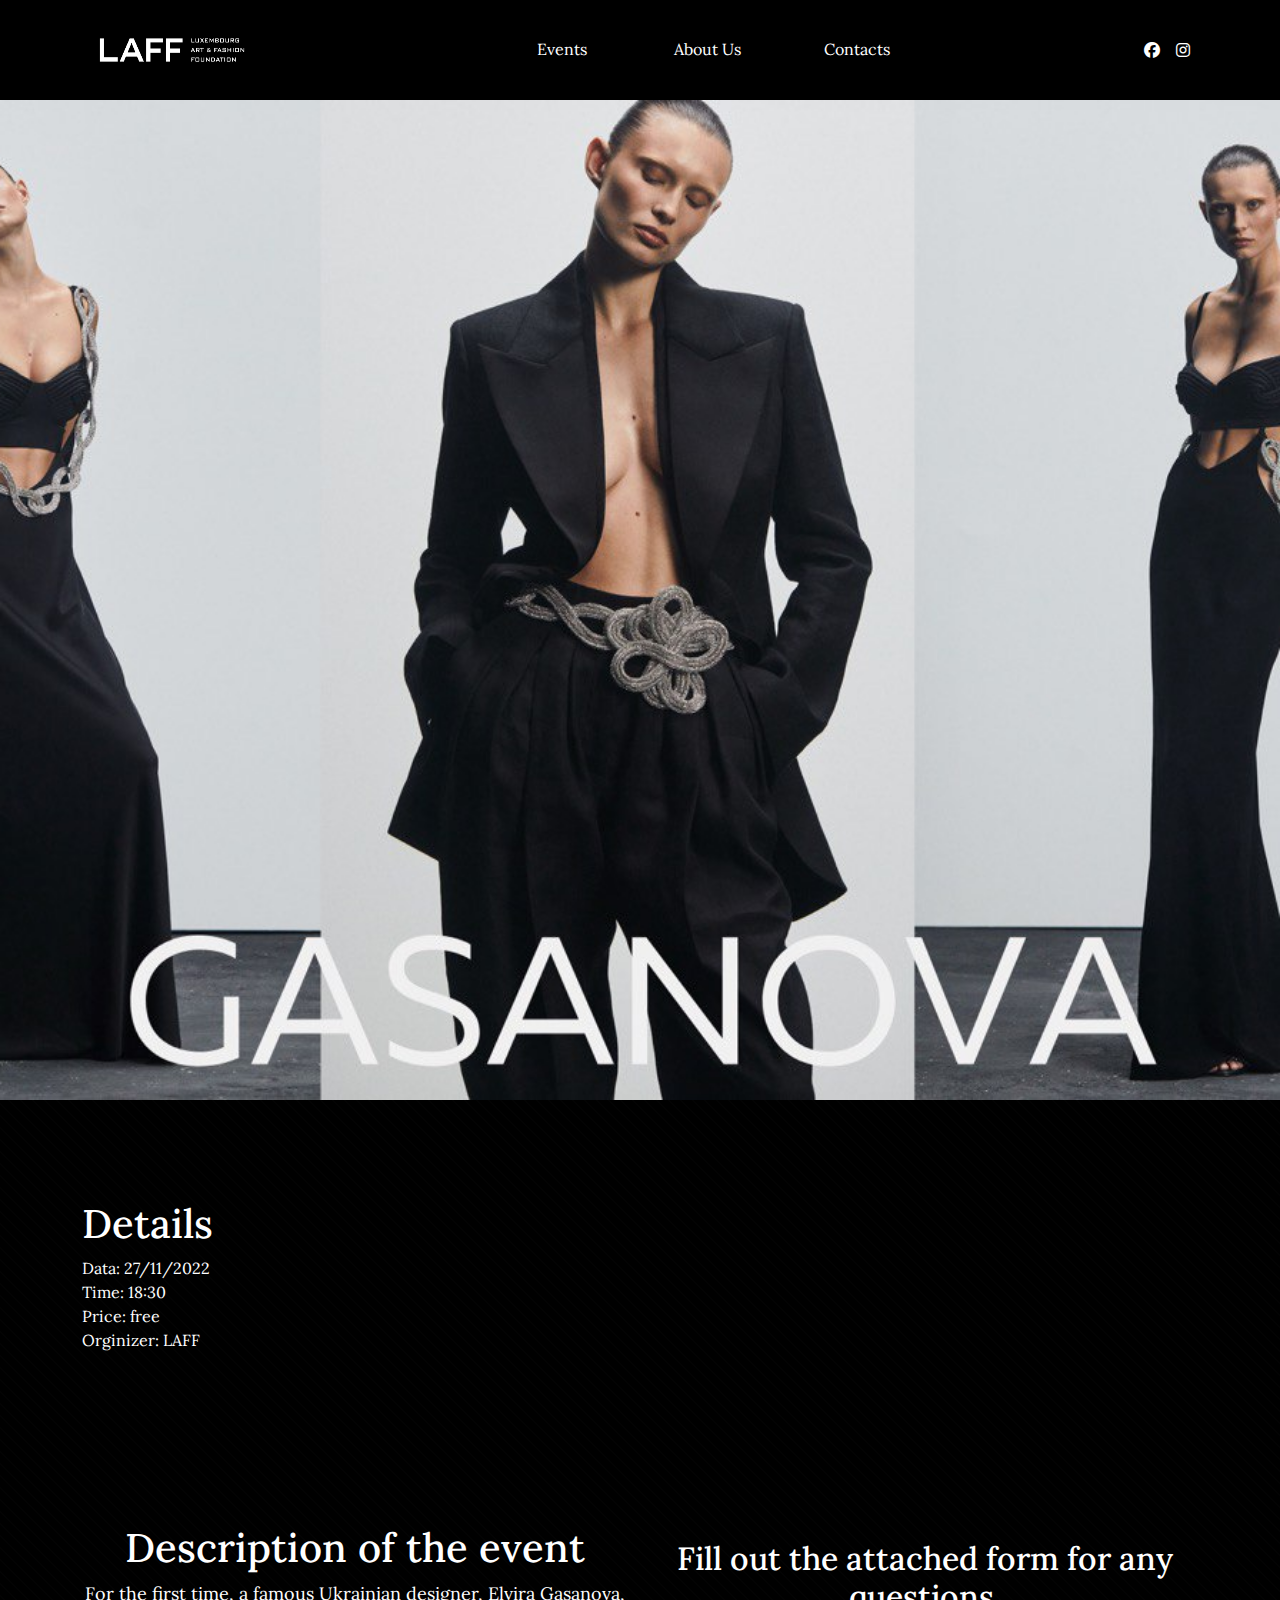
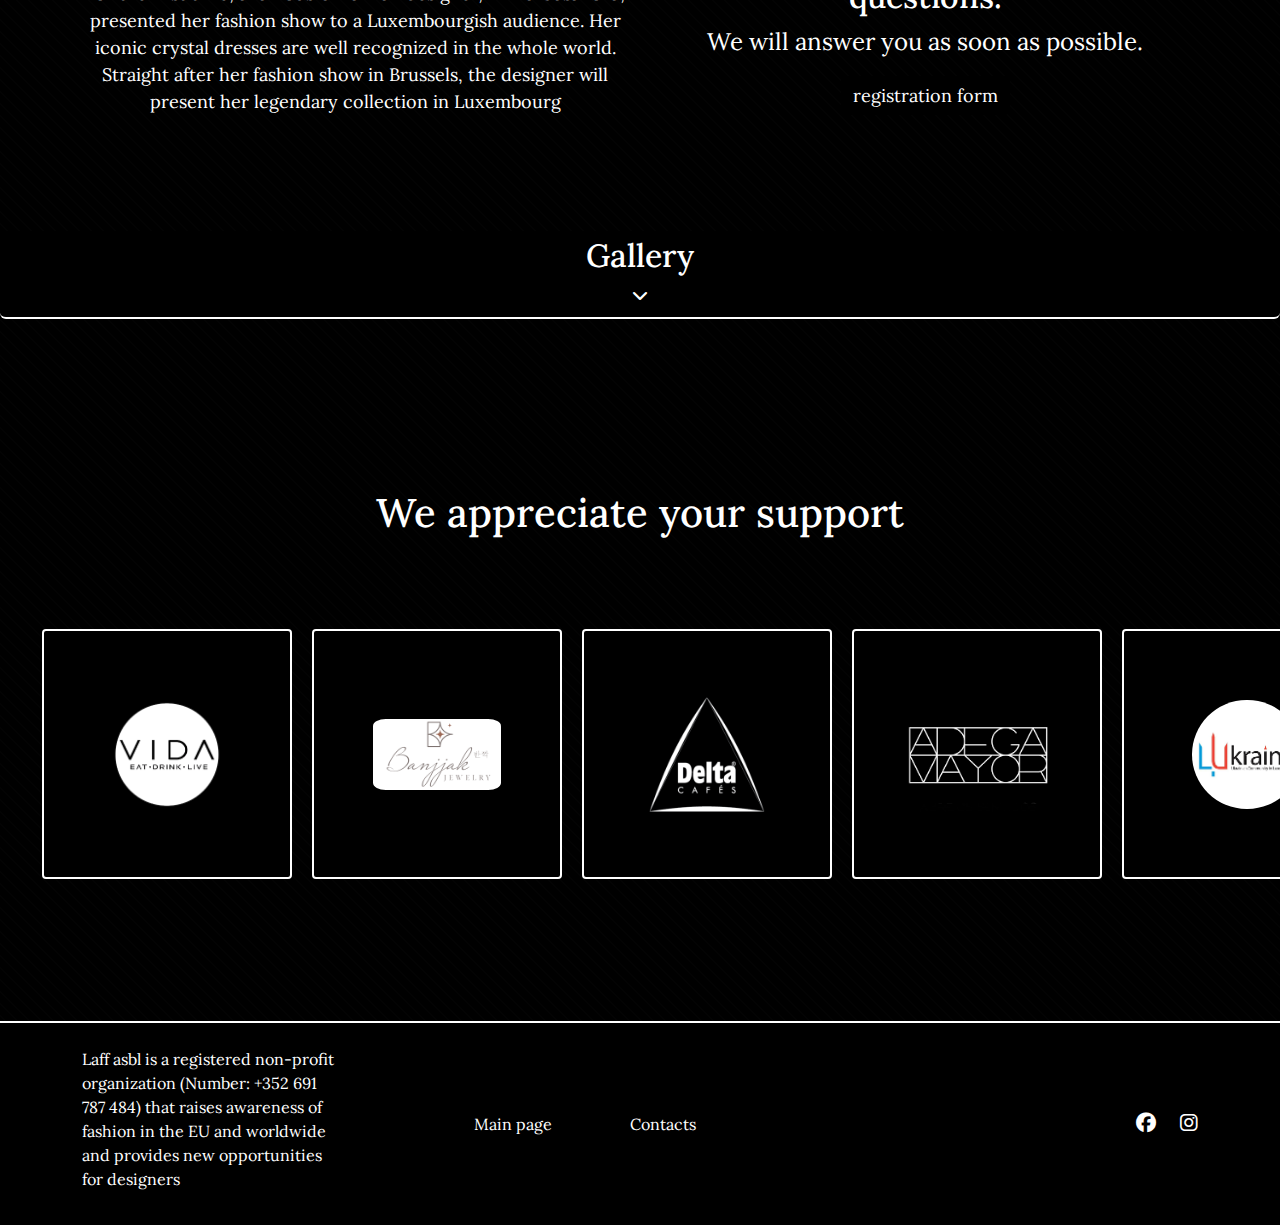
<file: GASANOVA.html>
<!DOCTYPE html>
<html lang="en">
<head>
    <meta charset="utf-8">
    <meta name="viewport" content="width=device-width, initial-scale=1, shrink-to-fit=no">
     <meta charset="utf-8">
  <meta name="viewport" content="width=device-width, initial-scale=1">

<meta charset="utf-8">
  <meta name="viewport" content="width=device-width, initial-scale=1">

  <link rel="preconnect" href="https://fonts.googleapis.com">
<link rel="preconnect" href="https://fonts.gstatic.com" crossorigin>
<link href="https://fonts.googleapis.com/css2?family=Lora&display=swap" rel="stylesheet">

  <link href="https://cdn.jsdelivr.net/npm/bootstrap@5.3.0-alpha1/dist/css/bootstrap.min.css" rel="stylesheet">
  <script src="https://code.jquery.com/jquery-3.6.0.min.js"></script>
  <script src="https://cdn.jsdelivr.net/npm/@popperjs/core@2.11.6/dist/umd/popper.min.js"></script>
  <script src="https://cdn.jsdelivr.net/npm/bootstrap@5.3.0-alpha1/dist/js/bootstrap.min.js"></script>
  <link rel="stylesheet" href="https://cdnjs.cloudflare.com/ajax/libs/font-awesome/6.1.0/css/all.min.css">



  <link rel="apple-touch-icon" sizes="180x180" href="images/apple-touch-icon.png">
  <link rel="icon" type="image/png" sizes="32x32" href="images/favicon-32x32.png">
  <link rel="icon" type="image/png" sizes="16x16" href="images/favicon-16x16.png">
  <link rel="manifest" href="images/site.webmanifest">



     <link rel="icon" type="image/png" href="images/LOGO_3.png">

     <link rel="stylesheet" href="css/styleGASANOVA.css">
    <title>GASANOVA_2022</title>
</head>
<body>

<nav class="navbar navbar-expand-lg fixed-top navbar-custom">
  <div class="container">
    <a class="navbar-brand" href="index.html"><img src="images/LOGO_2.png" alt="" style="width: 180px;" height="70px;" ></a>
    <button class="navbar-toggler" type="button" data-bs-toggle="collapse" data-bs-target="#navbarNav" aria-controls="navbarNav" aria-expanded="false" aria-label="Toggle navigation">
     <div class="container" onclick="myFunction(this)">
  <div class="bar1"></div>
  <div class="bar2"></div>
  <div class="bar3"></div>
</div>
    </button>
    <div class="collapse navbar-collapse" id="navbarNav">
      <ul class="navbar-nav mx-auto">
<li class="nav-item dropdown">
    <a class="nav-link nav-link-events" href="Events.html" id="navbarDropdown" role="button">
        Events <span class="dropdown-arrow"></span>
    </a>
    <!--
    <ul class="dropdown-menu" aria-labelledby="navbarDropdown">
        <li><a class="dropdown-item" href="UA.html">UA Days</a></li>
        <li><a class="dropdown-item" href="IM.html">Iinternational fashion market</a></li>
        <li><a class="dropdown-item" href="GASANOVA.html">GASANOVA 2022</a></li>
    </ul>
    -->
</li>




        <li class="nav-item">
          <a class="nav-link" href="AboutUs.html">About Us</a>
        </li>
        <li class="nav-item">
          <a class="nav-link" href="Contacts.html">Contacts</a>
        </li>
      </ul>
      <ul class="navbar-nav">
       <div class="d-flex">
        <li class="">
          <a class="nav-link" href="https://www.facebook.com/profile.php?id=100086807072227"><i class="fab fa-facebook"></i></a>
        </li>
        <li class="">
          <a class="nav-link" href="https://www.instagram.com/laff.asbl/"><i class="fab fa-instagram"></i></a>
        </li>
        <!--
        <li class="">
          <a class="nav-link" href="#"><i class="fab fa-telegram"></i></a>
        </li>
        <li class="">
          <a class="nav-link" href="#"><i class="fab fa-youtube"></i></a>
        </li>
         -->
          </div>
      </ul>
    </div>
  </div>
</nav>




  <script>
function myFunction(x) {
  x.classList.toggle("change");
}
</script>



<script>
var isAnimating = false; // Добавляем переменную, которая будет следить за состоянием анимации

function myFunction(x) {
  if (!isAnimating) { // Проверяем, что анимация в данный момент не происходит
    isAnimating = true; // Устанавливаем значение в true - начало анимации
    x.classList.toggle("change");
    setTimeout(function() {
      isAnimating = false; // Анимация завершена, устанавливаем значение в false
    }, 350); // 300 мс - это примерное время анимации, его нужно подобрать экспериментально
  }
}

</script>




  <div class="bg-image-container d-flex justify-content-center align-items-center">
    </div>


<div class="container">
  <div class="row">
    <div class="col-md-6 mb-4">
     <h1 style="color: #fff;">Details</h1>
      <p>Data: 27/11/2022<br>
      Time: 18:30<br>
      Price: free<br>
          Orginizer: <a href="https://www.facebook.com/profile.php?id=100086807072227" style="color: #ffffff; text-decoration: none;">LAFF</a>
      </p>
    </div>
    <div class="col-md-6 mb-4 d-flex justify-content-center">
   <iframe src="https://www.google.com/maps/embed?pb=!1m18!1m12!1m3!1d2584.4388793704798!2d6.1606999!3d49.627182399999995!2m3!1f0!2f0!3f0!3m2!1i1024!2i768!4f13.1!3m3!1m2!1s0x47954f425563dddd%3A0xbb7e8bc6fb75189a!2s2%20Rue%20Albert%20Borschette%2C%201246%20Kirchberg%20Luxembourg!5e0!3m2!1sru!2slu!4v1684533146774!5m2!1sru!2slu" width="300" height="300" style="border:0;" allowfullscreen="" loading="lazy" referrerpolicy="no-referrer-when-downgrade"></iframe>
    </div>
  </div>
</div>






<div class="container">
  <div class="row align-items-center">
    <div class="col-md-6 text-center">
      <h1 style="color: #fff;">Description of the event</h1>
      <p style="font-size: 18px;">For the first time, a famous Ukrainian designer, Elvira Gasanova, presented her fashion show to a Luxembourgish audience.
Her iconic crystal dresses are well recognized in the whole world. Straight after her fashion show in Brussels, the designer will present her legendary collection in Luxembourg</p>
    </div>
    <div class="col-md-6 text-center">
     <h2 style="color: #fff;">Fill out the attached form for any questions. </h2>
     <p style="font-size: 24px;">We will answer you as soon as possible.</p>
      <a href="https://forms.gle/StRhUV6Bv9Rn2yRL9" class="btn btn-primary" style="font-size: 18px;">registration form</a>
    </div>
  </div>
</div>





<div id="gallery-btn" class="btn btn-primary" style="margin-bottom: 20px;">
  <h2>Gallery</h2>
  <i id="arrow" class="fas fa-chevron-down" style="color: #ffffff;"></i>
</div>
<div id="gallery" class="gallery">
  <img src="images/MAN_T.jpg" alt="image1">
  <img src="images/MAN_T.jpg" alt="image2">
  <img src="images/MAN_T.jpg" alt="image3">
  <img src="images/MAN_T.jpg" alt="image4">
  <img src="images/MAN_T.jpg" alt="image5">
  <img src="images/MAN_T.jpg" alt="image6">
</div>


    <script>


$(document).ready(function(){
    $('#gallery').hide(); // Изначально скрываем галерею

    $('#gallery-btn').click(function() {
        $('#gallery').slideToggle('slow');
        $('#arrow').toggleClass('rotate');
    });
});


    </script>



  <h1 class="title" style="color: #fff;">We appreciate your support</h1>

 <div style="display: flex; justify-content: center;">
  <div class="horizontal-scroll">
    <div class="panel">
      <img style="width: 60%;" src="images/VIDA.png" alt="Logo">
    </div>
      <div class="panel">
      <img style="width: 70%; border-radius: 10%;" style="border-radius: 10px;" src="images/jawelir.png" alt="Logo">
    </div>
      <div class="panel">
      <img style="width: 70%;" src="images/Delta_Cafes.png" alt="Logo">
    </div>
      <div class="panel">
      <img style="width: 100%;" src="images/adegamayor.png" alt="Logo">
    </div>
      <div class="panel">
      <img style="width: 60%; border-radius: 50%;" src="images/Luckraine.png" alt="Logo">
    </div>
    </div>
  </div>



    <script>

  let isDown = false;
    let startX;
    let scrollLeft;
    const slider = document.querySelector('.horizontal-scroll');

    slider.addEventListener('mousedown', (e) => {
      isDown = true;
      slider.classList.add('active');
      startX = e.pageX - slider.offsetLeft;
      scrollLeft = slider.scrollLeft;
    });
    slider.addEventListener('mouseleave', () => {
      isDown = false;
      slider.classList.remove('active');
    });
    slider.addEventListener('mouseup', () => {
      isDown = false;
      slider.classList.remove('active');
    });
    slider.addEventListener('mousemove', (e) => {
      if (!isDown) return;
      e.preventDefault();
      const x = e.pageX - slider.offsetLeft;
      const walk = (x - startX) * 1; //scroll-fast
      slider.scrollLeft = scrollLeft - walk;
    });

  </script>









<footer class="text-light">
  <div class="container py-4">
    <div class="row align-items-center justify-content-between">
      <div class="col-md-3 text-center text-md-start" style="margin-right: -200px;">
        <p style="font-size: 16px;">Laff asbl is a registered non-profit organization (Number: +352 691 787 484) that raises awareness of fashion in the EU and worldwide and provides new opportunities for designers</p>
      </div>
      <div class="col-md-4 d-flex justify-content-center">
        <a class="nav-link custom-btn d-flex justify-content-center align-items-center" href="index.html" style="font-size: 16px;">Main page</a>
        <a class="nav-link custom-btn d-flex justify-content-center align-items-center" href="Contacts.html" style="font-size: 16px;">Contacts</a>
      </div>
      <div class="col-md-2 d-flex justify-content-center justify-content-md-end">
        <a class="nav-link" href="https://www.facebook.com/profile.php?id=100086807072227"><i class="fab fa-facebook " style="font-size: 20px;"></i></a>
        <a class="nav-link ms-4" href="https://www.instagram.com/laff.asbl/"><i class="fab fa-instagram" style="font-size: 20px;"></i></a>
        <!--
        <i class="fab fa-telegram fa-lg me-3"></i>
        <i class="fab fa-youtube fa-lg me-3"></i>
        -->
      </div>
    </div>
  </div>
</footer>


</body>
</html>
</file>
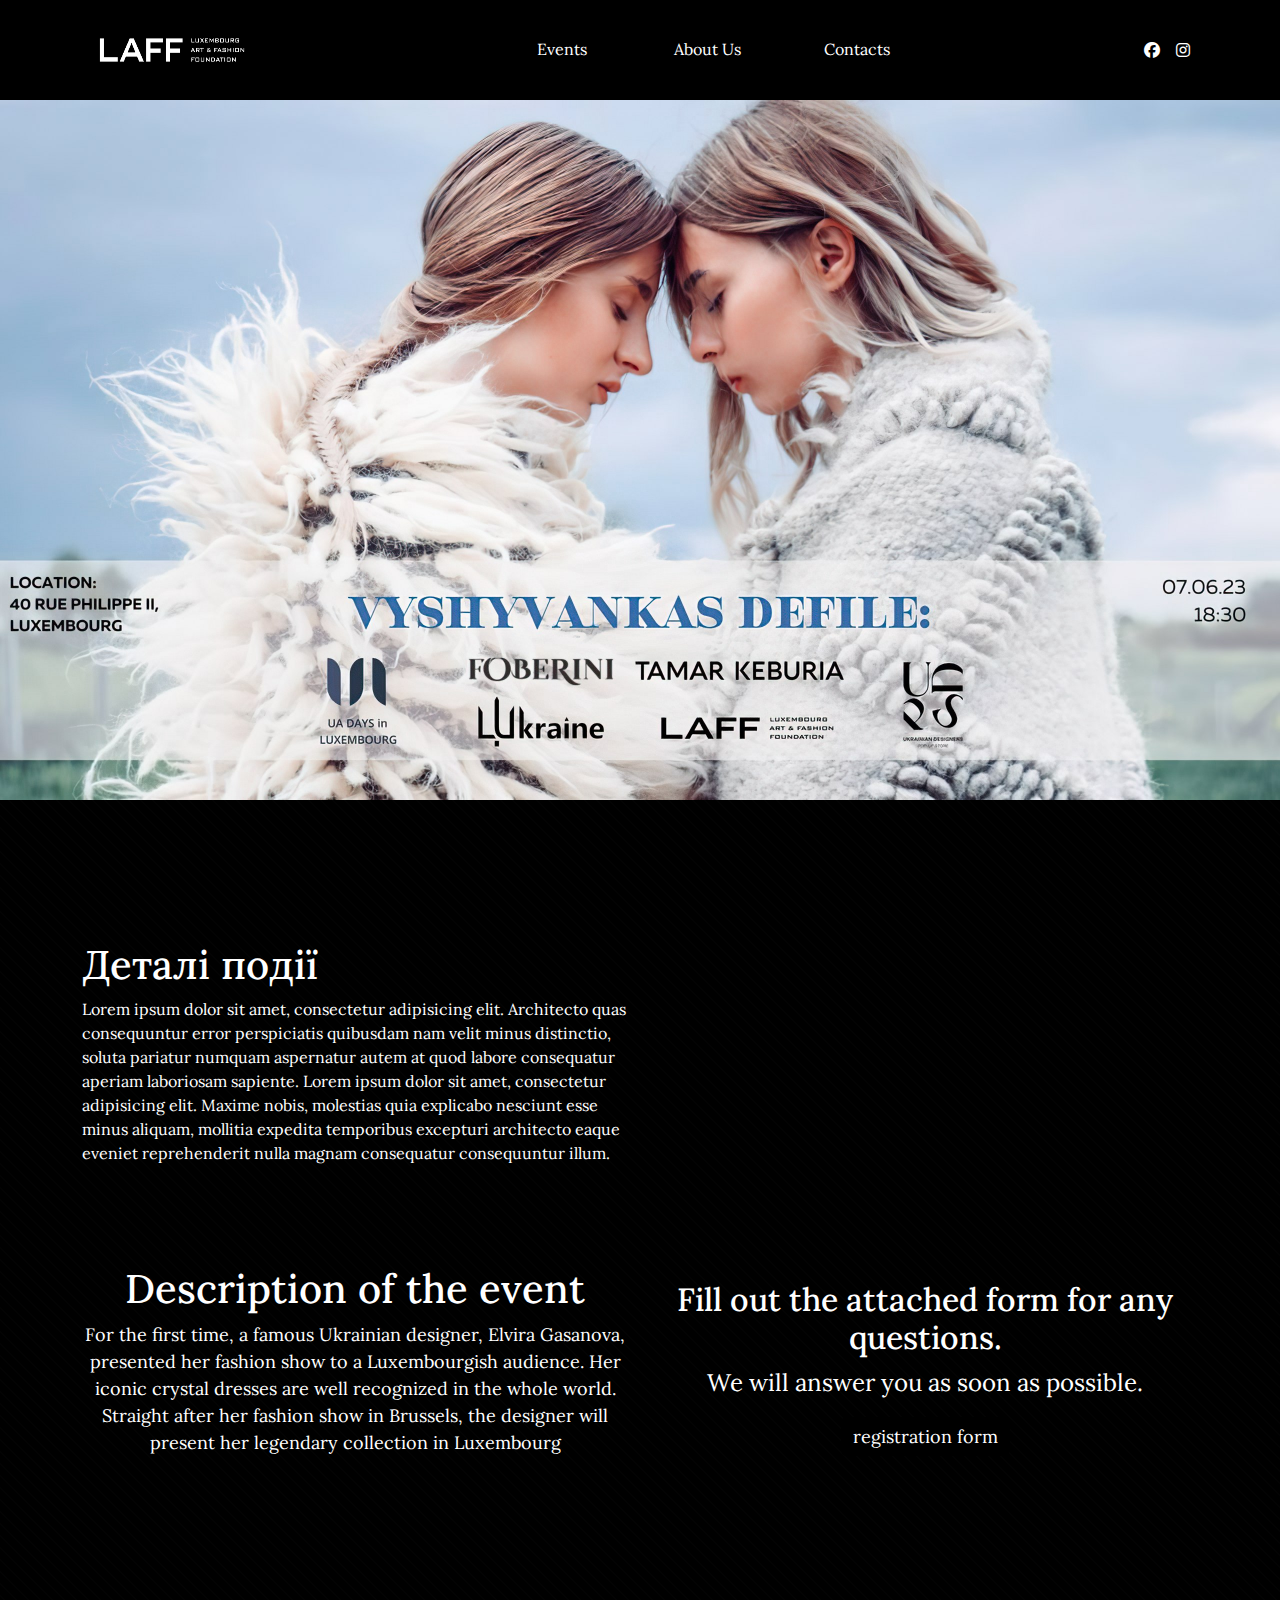
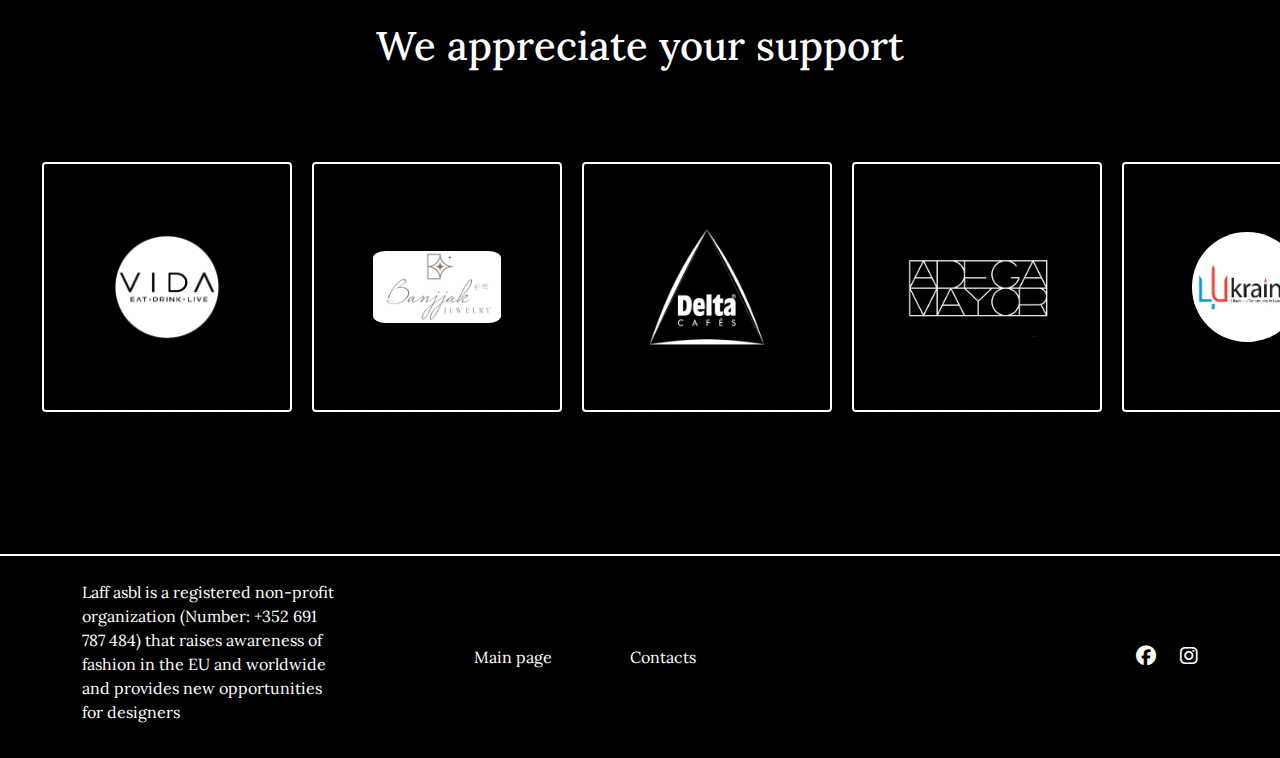
<file: UA.html>
<!DOCTYPE html>
<html lang="en">
<head>
    <meta charset="utf-8">
    <meta name="viewport" content="width=device-width, initial-scale=1, shrink-to-fit=no">
     <meta charset="utf-8">
  <meta name="viewport" content="width=device-width, initial-scale=1">

<meta charset="utf-8">
  <meta name="viewport" content="width=device-width, initial-scale=1">

  <link rel="preconnect" href="https://fonts.googleapis.com">
<link rel="preconnect" href="https://fonts.gstatic.com" crossorigin>
<link href="https://fonts.googleapis.com/css2?family=Lora&display=swap" rel="stylesheet">

  <link href="https://cdn.jsdelivr.net/npm/bootstrap@5.3.0-alpha1/dist/css/bootstrap.min.css" rel="stylesheet">
  <script src="https://code.jquery.com/jquery-3.6.0.min.js"></script>
  <script src="https://cdn.jsdelivr.net/npm/@popperjs/core@2.11.6/dist/umd/popper.min.js"></script>
  <script src="https://cdn.jsdelivr.net/npm/bootstrap@5.3.0-alpha1/dist/js/bootstrap.min.js"></script>
  <link rel="stylesheet" href="https://cdnjs.cloudflare.com/ajax/libs/font-awesome/6.1.0/css/all.min.css">
     <link rel="icon" type="image/png" href="images/LOGO_3.png">




  <link rel="apple-touch-icon" sizes="180x180" href="images/apple-touch-icon.png">
  <link rel="icon" type="image/png" sizes="32x32" href="images/favicon-32x32.png">
  <link rel="icon" type="image/png" sizes="16x16" href="images/favicon-16x16.png">
  <link rel="manifest" href="images/site.webmanifest">



     <link rel="stylesheet" href="css/styleUA.css">
    <title>UA</title>
</head>
<body>



 <nav class="navbar navbar-expand-lg fixed-top navbar-custom">
  <div class="container">
    <a class="navbar-brand" href="index.html"><img src="images/LOGO_2.png" alt="" style="width: 180px;" height="70px;" ></a>
        <button class="navbar-toggler" type="button" data-bs-toggle="collapse" data-bs-target="#navbarNav" aria-controls="navbarNav" aria-expanded="false" aria-label="Toggle navigation">
     <div class="container" onclick="myFunction(this)">
  <div class="bar1"></div>
  <div class="bar2"></div>
  <div class="bar3"></div>
</div>
    </button>
    <!--<button class="navbar-toggler" type="button" data-bs-toggle="collapse" data-bs-target="#navbarNav" aria-controls="navbarNav" aria-expanded="false" aria-label="Toggle navigation">
      <span class="navbar-toggler-icon"></span>
    </button>-->
    <div class="collapse navbar-collapse" id="navbarNav">
      <ul class="navbar-nav mx-auto">
<li class="nav-item dropdown">
    <a class="nav-link nav-link-events" href="Events.html" id="navbarDropdown" role="button">
        Events <span class="dropdown-arrow"></span>
    </a>
    <!--
    <ul class="dropdown-menu" aria-labelledby="navbarDropdown">
        <li><a class="dropdown-item" href="UA.html">UA Days</a></li>
        <li><a class="dropdown-item" href="IM.html">Iinternational fashion market</a></li>
        <li><a class="dropdown-item" href="GASANOVA.html">GASANOVA 2022</a></li>
    </ul>
    -->
</li>




        <li class="nav-item">
          <a class="nav-link" href="AboutUs.html">About Us</a>
        </li>
        <li class="nav-item">
          <a class="nav-link" href="Contacts.html">Contacts</a>
        </li>
      </ul>
      <ul class="navbar-nav">
       <div class="d-flex">
        <li class="">
          <a class="nav-link" href="https://www.facebook.com/profile.php?id=100086807072227"><i class="fab fa-facebook"></i></a>
        </li>
        <li class="">
          <a class="nav-link" href="https://www.instagram.com/laff.asbl/"><i class="fab fa-instagram"></i></a>
        </li>
        <!--
        <li class="">
          <a class="nav-link" href="#"><i class="fab fa-telegram"></i></a>
        </li>
        <li class="">
          <a class="nav-link" href="#"><i class="fab fa-youtube"></i></a>
        </li>
         -->
          </div>
      </ul>
    </div>
  </div>
</nav>




    <script>
function myFunction(x) {
  x.classList.toggle("change");
}
</script>


<script>
var isAnimating = false; // Добавляем переменную, которая будет следить за состоянием анимации

function myFunction(x) {
  if (!isAnimating) { // Проверяем, что анимация в данный момент не происходит
    isAnimating = true; // Устанавливаем значение в true - начало анимации
    x.classList.toggle("change");
    setTimeout(function() {
      isAnimating = false; // Анимация завершена, устанавливаем значение в false
    }, 350); // 300 мс - это примерное время анимации, его нужно подобрать экспериментально
  }
}

</script>




    <div class="bg-image-container d-flex justify-content-center align-items-center">
    </div>



<div class="container event-description">
  <div class="row">
    <div class="col-md-6 mb-4">
      <h1 style="color: #fff;">Деталі події</h1>
      <p>Lorem ipsum dolor sit amet, consectetur adipisicing elit. Architecto quas consequuntur error perspiciatis quibusdam nam velit minus distinctio, soluta pariatur numquam aspernatur autem at quod labore consequatur aperiam laboriosam sapiente. Lorem ipsum dolor sit amet, consectetur adipisicing elit. Maxime nobis, molestias quia explicabo nesciunt esse minus aliquam, mollitia expedita temporibus excepturi architecto eaque eveniet reprehenderit nulla magnam consequatur consequuntur illum.</p>
    </div>
    <div class="col-md-6 mb-4 d-flex justify-content-center">
   <iframe src="https://www.google.com/maps/embed?pb=!1m18!1m12!1m3!1d2585.239150935092!2d6.126627499999999!3d49.6120959!2m3!1f0!2f0!3f0!3m2!1i1024!2i768!4f13.1!3m3!1m2!1s0x47954f2b21758df1%3A0x8cd05061dec021cc!2s103%20Grand-Rue%2C%201661%20Ville-Haute%20Luxembourg!5e0!3m2!1sru!2slu!4v1684532632769!5m2!1sru!2slu" width="300" height="300" style="border:0;" allowfullscreen="" loading="lazy" referrerpolicy="no-referrer-when-downgrade"></iframe>
    </div>
  </div>
</div>






<div class="container">
  <div class="row align-items-center">
    <div class="col-md-6 text-center">
      <h1 style="color: #fff;">Description of the event</h1>
      <p style="font-size: 18px;">For the first time, a famous Ukrainian designer, Elvira Gasanova, presented her fashion show to a Luxembourgish audience.
Her iconic crystal dresses are well recognized in the whole world. Straight after her fashion show in Brussels, the designer will present her legendary collection in Luxembourg</p>
    </div>
    <div class="col-md-6 text-center">
     <h2 style="color: #fff;">Fill out the attached form for any questions. </h2>
     <p style="font-size: 24px;">We will answer you as soon as possible.</p>
      <a href="https://forms.gle/StRhUV6Bv9Rn2yRL9" class="btn btn-primary" style="font-size: 18px;">registration form</a>
    </div>
  </div>
</div>







  <h1 class="title" style="color: #fff;">We appreciate your support</h1>

 <div style="display: flex; justify-content: center;">
  <div class="horizontal-scroll">
    <div class="panel">
      <img style="width: 60%;" src="images/VIDA.png" alt="Logo">
    </div>
      <div class="panel">
      <img style="width: 70%; border-radius: 10%;" style="border-radius: 10px;" src="images/jawelir.png" alt="Logo">
    </div>
      <div class="panel">
      <img style="width: 70%;" src="images/Delta_Cafes.png" alt="Logo">
    </div>
      <div class="panel">
      <img style="width: 100%;" src="images/adegamayor.png" alt="Logo">
    </div>
      <div class="panel">
      <img style="width: 60%; border-radius: 50%;" src="images/Luckraine.png" alt="Logo">
    </div>
    </div>
  </div>



    <script>

  let isDown = false;
    let startX;
    let scrollLeft;
    const slider = document.querySelector('.horizontal-scroll');

    slider.addEventListener('mousedown', (e) => {
      isDown = true;
      slider.classList.add('active');
      startX = e.pageX - slider.offsetLeft;
      scrollLeft = slider.scrollLeft;
    });
    slider.addEventListener('mouseleave', () => {
      isDown = false;
      slider.classList.remove('active');
    });
    slider.addEventListener('mouseup', () => {
      isDown = false;
      slider.classList.remove('active');
    });
    slider.addEventListener('mousemove', (e) => {
      if (!isDown) return;
      e.preventDefault();
      const x = e.pageX - slider.offsetLeft;
      const walk = (x - startX) * 1; //scroll-fast
      slider.scrollLeft = scrollLeft - walk;
    });

  </script>






<footer class="text-light">
  <div class="container py-4">
    <div class="row align-items-center justify-content-between">
      <div class="col-md-3 text-center text-md-start" style="margin-right: -200px;">
        <p style="font-size: 16px;">Laff asbl is a registered non-profit organization (Number: +352 691 787 484) that raises awareness of fashion in the EU and worldwide and provides new opportunities for designers</p>
      </div>
      <div class="col-md-4 d-flex justify-content-center">
        <a class="nav-link custom-btn d-flex justify-content-center align-items-center" href="index.html" style="font-size: 16px;">Main page</a>
        <a class="nav-link custom-btn d-flex justify-content-center align-items-center" href="Contacts.html" style="font-size: 16px;">Contacts</a>
      </div>
      <div class="col-md-2 d-flex justify-content-center justify-content-md-end">
        <a class="nav-link" href="https://www.facebook.com/profile.php?id=100086807072227"><i class="fab fa-facebook " style="font-size: 20px;"></i></a>
        <a class="nav-link ms-4" href="https://www.instagram.com/laff.asbl/"><i class="fab fa-instagram" style="font-size: 20px;"></i></a>
        <!--
        <i class="fab fa-telegram fa-lg me-3"></i>
        <i class="fab fa-youtube fa-lg me-3"></i>
        -->
      </div>
    </div>
  </div>
</footer>





</body>
</html>
</file>
<file: css/style.css>
body {
  font-family: "Open Sans", -apple-system, BlinkMacSystemFont, "Segoe UI", Roboto, "Helvetica Neue", Arial, "Noto Sans", sans-serif, "Apple Color Emoji", "Segoe UI Emoji", "Segoe UI Symbol", "Noto Color Emoji";
    font-family: 'Lora', serif;
      margin: 0;
    overflow-x: hidden;
    background-color: #000;
  height: 200vh;
  position: relative;
background-color: #000000;
opacity: 1;
background-size: 12px 12px;
background-image: repeating-linear-gradient(45deg, #030303 0, #030303 1.2000000000000002px, #000000 0, #000000 50%);
}
.body-container{
    max-width: 100%;
    box-sizing: border-box;
}


.bar1, .bar2, .bar3 {
  width: 30px;
  height: 2px;
  background-color: #fff;
  margin: 6px 0;
  transition: 0.4s;
}

.change .bar1 {
  transform: translate(0, 4px) rotate(-45deg);
}

.change .bar2 {opacity: 0;}

.change .bar3 {
  transform: translate(0, -11.5px) rotate(45deg);
}
html {
  scroll-behavior: smooth;
}
@keyframes highlightFade {
  0% { background-color: #292929; }
  100% { background-color: transparent; }
}

.highlight {
  animation: highlightFade 2s ease;
}

.navbar {
    display: flex;
    justify-content: space-between;
    flex-wrap: wrap;
    background-color: #000000;
    margin-bottom: 0;
    z-index: 9;

  }

.navbar-brand{
    color: #fff;
}
  .navbar-nav {
    display: flex;
    color: #fff;
    background-color: black;
  }
.navbar-nav > li > a {
  width: 150px;
  text-align: center;
  font-size: 16px;
}

.navbar-nav > li > a i {
  font-size: inherit;
}
    .navbar-custom {
      height: 100px;
    }
    .navbar-brand, .nav-link {
      line-height: 40px;
    }
  .navbar-nav .nav-link {
    padding: 10px 20px;
    color: #fff;
    transition: 0.3s ease;
}
navbar-collapse{
    width: 100%;
}
.navbar-toggler-icon {
  transition: transform 0.2s ease-out;
}
.navbar-toggler[aria-expanded="true"] .navbar-toggler-icon {
  transform: rotate(90deg);
}
  .nav-item:hover {
    background-color: white;
        transition: 0.3s ease;
  }

  .nav-item:hover .nav-link {
    color: #000000;
        transition: 0.3s ease;
  }
  .navbar-toggler-icon {
    filter: invert(100%);
  }
.navbar-collapse-container {
  width: 100%;
  background-color: inherit;
}

.dropdown-menu {
  background-color: black;
  border: 5px solid black;
      width: 700px;
  padding: 10px;
  margin-top: -200px;
    border-radius: 0%;
    display: block;
    opacity: 0;
    visibility: hidden;
    transform: translateY(100%);
    transition: all .1s;
}
.dropdown:hover .dropdown-menu{
    opacity: 1;
    margin-top: 10px;
    visibility: visible;
    transform: translateY(0%);
    transition: all .3s;
}
  .dropdown-item {
      padding-right: 8rem;
      padding-bottom: 1.8rem;
    background-color: #000000;
    color: #fff;
    transition: 0.3s ease;
  }
  .dropdown-item:hover {
    background-color: #fff;
    color: #000000;
    transition: 0.3s ease;
  }
.nav-item.dropdown:hover .dropdown-menu {
    display: block;
    opacity: 1;
    visibility: visible;
}
.dropdown-arrow {
    font-size: 10px;
    margin-right: -70px;
    vertical-align: middle;
}
.nav-link-events {
    margin-left: -40px;
}


.video {
  display: none;
  width: 100%;
  height: 900px;
  object-fit: cover;
}
@media only screen and (min-width: 768px) {
  #large-screen-video {
    display: block;
    object-position: center center;
  }
}


@media only screen and (max-width: 767px) {
  #small-screen-video {
    display: block;
    object-position: bottom center;
  }
}
.text-content h1,
.text-content p {
  color: #ffffff;
  font-size: 32px;
}
.min-vh-50 {
  min-height: 40vh;
}
.min-vh-25 {
  min-height: 25vh;
}
/*
.image-hover img{
    transition: 0.5s ease;
}
.image-hover:hover img{
    transform: scale(1.1);
    transition: 0.5s ease;
}
*/
.bordered-block {
  border-bottom: 2px solid #fff;
  border-top: 2px solid #fff;
  padding-top: 100px;
    padding-bottom: 100px;
  text-align: center;
}
.bordered-block h2 {
  color: #fff;
  padding: 30px;
  font-size: 20px;
}

.bordered-block-inner {
  position: relative;
    margin-bottom: 10px;
}
.bordered-block:before {
  content: '';
  position: absolute;
  top: -10px;
  left: 0;
  right: 0;
  height: 2px;
  background-color: #fff;
}
.image-block img {
  width: 100%;
  height: 400px;
  object-fit: cover;
}
.text-block {
  padding: 20px;
  color: #fff;
  font-size: 16px;
}

.text-block h2, .text-block p {
  font-size: 1.2rem;
  line-height: 1.5;
}
h4{
    color: #fff;
}
.container-panel {
  margin-top: 300px;
}

.col-md-12.text-center h2,
.col-md-12.text-center p {
  color: #ffffff;
  text-align: center;
}
.hover-block1{
    display: inline-block;
    text-decoration: none;
  padding: 15px 10px;
  color: #ffffff;
  border-bottom: 2px solid #ffffff;
  background-color: transparent;
  transition: all 0.3s ease;
  cursor: pointer;
  font-size: 14px;
}
.hover-block1:hover {
  color: #000000;
  background-color: #ffffff;
}
    .horizontal-scroll {
      display: flex;
      overflow-x: auto;
      scrollbar-color: black white;
      scrollbar-width: thin;
      padding: 2em;
    }

    .horizontal-scroll::-webkit-scrollbar {
      height: 3px;
      background: #000000;
    }

    .horizontal-scroll::-webkit-scrollbar-thumb {
      background: #fff;
      border-radius: 3px;
    }

    .horizontal-scroll::-webkit-scrollbar-thumb:hover {
      background: #fff;
    }
.panel {
  display: flex;
  justify-content: center;
  align-items: center;
  flex-direction: column;
  flex: 0 0 auto;
  width: 250px;
  height: 250px;
  margin: 10px;
  border-radius: 4px;
  background: #000000;
  color: #fff;
  text-align: center;
  padding: 2em;
  border: 2px solid white;
  box-sizing: border-box;
  transition: 0.3s ease;
}
.panel:hover{

  border: 2px solid white;
  box-shadow: 0px 0px 10px white;
  transition: 0.3s ease;
}
.title {
  text-align: center;
  margin-top: 150px;
  margin-bottom: 50px;
}
footer {
  margin-top: 100px;
    background-color: #000000;
    border-top: 2px solid #fff;
}

footer p {
  margin-bottom: 10px;
}

footer i {
  color: white;
  cursor: pointer;
}
      .d-block{
    width: 100%;
    height: 800px;
    object-fit: cover;
}
/* Малые экраны */
@media (min-width: 100px) {

        .image-text {
      font-size: 3rem;
    }
         .image-container img {
      height: 800px;
    }
      .text-content h1,
.text-content p {
  color: #ffffff;
  font-size: 32px;
  }
      .d-block{
    width: 100%;
    height: 500px;
    object-fit: cover;
}
.video-wrapper {
  position: relative;
  margin-bottom: -400px;
  padding-bottom: 56.25%;
  top: 100px;
  height: 0;
}
.container-panel {
  margin-top: 700px;
}
        .bg-image-container {
      position: relative;
      width: 100%;
      height: 600px;
    background-image: url("GASANOVA_M.jpg");
    background-size: cover;
    background-position: top;
    background-repeat: repeat-x;
      overflow: hidden;
    }
        .bg-image {
      width: 100%;
      height: 100%;
      object-fit: contain;
    }
    h2{
    color: #fff;
    font-size: 20px;
}
    .nav-link.custom-btn {
    width: 150px;
    margin-bottom: 0px;
    margin-top: 0px;
    height: 60px;
    font-size: 19px;
    color: #fff;
    background-color: #000000
    transition: color 0.3s ease;
}

.nav-link.custom-btn:hover {
    color: #000;
    background-color: #fff
}
}

/* Средние экраны */
@media (min-width: 600px) {
      .panel {
    margin-bottom: 22px;
  }
        .bg-image-container {
      position: relative;
      width: 100%;
      height: 900px;
    background-image: url("GASANOVA_M.jpg");
    background-size: cover;
    background-position: top;
    background-repeat: repeat-x;
      overflow: hidden;
    }
        .bg-image {
      width: 100%;
      height: 100%;
      object-fit: contain;
    }
    h2{
    color: #fff;
    font-size: 20px;
}
}

/* Большие экраны */
@media (min-width: 900px) {
       .image-text {
      font-size: 3rem;
    }
         .image-container img {
      height: 800px;
    }
        .nav-link-events {
    margin-left: 0px;
}
    .dropdown-arrow {
    font-size: 10px;
    margin-right: -10px;
    vertical-align: middle;
}
        .bg-image-container {
      position: relative;
      width: 100%;
      height: 700px;
    background-image: url("GASANOVA_P.jpg");
    background-size: cover;
    background-repeat: repeat-y;
              background-position: center;
      overflow: hidden;
    }
        .bg-image {
      width: 100%;
      height: 100%;
      object-fit: contain;
    }
    h2{
    color: #fff;
    font-size: 22px;
}
}

/* Экстра большие экраны */
@media (min-width: 1200px) {
    .nav-link-events {
    margin-left: 0px;
}
    .dropdown-arrow {
    font-size: 10px;
    margin-right: -10px;
    vertical-align: middle;
}
        .bg-image-container {
      position: relative;
      width: 100%;
      height: 900px;
    background-image: url("GASANOVA_P.jpg");
    background-size: contain;
    background-repeat: repeat-x;
      overflow: hidden;
    }
        .bg-image {
      width: 100%;
      height: 100%;
      object-fit: contain;
    }
    h2{
    color: #fff;
    font-size: 24px;
}
}
</file>
<file: css/styleAboutUs.css>
body {
  font-family: "Open Sans", -apple-system, BlinkMacSystemFont, "Segoe UI", Roboto, "Helvetica Neue", Arial, "Noto Sans", sans-serif, "Apple Color Emoji", "Segoe UI Emoji", "Segoe UI Symbol", "Noto Color Emoji";
    font-family: 'Lora', serif;
      margin: 0;
    overflow-x: hidden;
    background-color: #000;
  height: 200vh;
  position: relative;
background-color: #000000;
opacity: 1;
background-size: 12px 12px;
background-image: repeating-linear-gradient(45deg, #030303 0, #030303 1.2000000000000002px, #000000 0, #000000 50%);
}
.bar1, .bar2, .bar3 {
  width: 30px;
  height: 2px;
  background-color: #fff;
  margin: 6px 0;
  transition: 0.4s;
}

.change .bar1 {
  transform: translate(0, 4px) rotate(-45deg);
}

.change .bar2 {opacity: 0;}

.change .bar3 {
  transform: translate(0, -11.5px) rotate(45deg);
}
.navbar {
    display: flex;
    justify-content: space-between;
    flex-wrap: wrap;
    background-color: #000000;
    margin-bottom: 0;
    z-index: 9;

  }
.navbar-brand{
    color: #fff;
}
  .navbar-nav {
    display: flex;
    color: #fff;
    background-color: black;
  }
.navbar-nav > li > a {
  width: 150px;
  text-align: center;
  font-size: 16px;
}

.navbar-nav > li > a i {
  font-size: inherit;
}
    .navbar-custom {
      height: 100px;
    }
    .navbar-brand, .nav-link {
      line-height: 40px;
    }
  .navbar-nav .nav-link {
    padding: 10px 20px;
    color: #fff;
    transition: 0.3s ease;
}
navbar-collapse{
    width: 100%;
}

.navbar-toggler-icon {
  transition: transform 0.2s ease-out;
}
.navbar-toggler[aria-expanded="true"] .navbar-toggler-icon {
  transform: rotate(90deg);
}
  .nav-item:hover {
    background-color: white;
        transition: 0.3s ease;
  }

  .nav-item:hover .nav-link {
    color: #000000;
        transition: 0.3s ease;
  }
  .navbar-toggler-icon {
    filter: invert(100%);
  }
.navbar-collapse-container {
  width: 100%;
  background-color: inherit;
}

.dropdown-menu {
  background-color: black;
  border: 5px solid black;
      width: 700px;
  padding: 10px;
  margin-top: -200px;
    border-radius: 0%;
    display: block;
    opacity: 0;
    visibility: hidden;
    transform: translateY(100%);
    transition: all .1s;
}
.dropdown:hover .dropdown-menu{
    opacity: 1;
    margin-top: 10px;
    visibility: visible;
    transform: translateY(0%);
    transition: all .3s;
}
  .dropdown-item {
      padding-right: 8rem;
      padding-bottom: 1.8rem;
    background-color: #000000;
    color: #fff;
    transition: 0.3s ease;
  }
  .dropdown-item:hover {
    background-color: #fff;
    color: #000000;
    transition: 0.3s ease;
  }
.nav-item.dropdown:hover .dropdown-menu {
    display: block;
    opacity: 1;
    visibility: visible;
}
.dropdown-arrow {
    font-size: 10px;
    margin-right: -70px;
    vertical-align: middle;
}
.nav-link-events {
    margin-left: -40px;
}
h1{
    color: #fff;
    margin-top: 100px;
}
.min-vh-50-AS{
   min-height: 30vh;
}
h3{
    font-size: 22px;
    color: #fff;
}
a i {
  color: #fff;
    font-size: 1.1rem;
}
h2{
    margin-top: 150px;
    color: #fff;
}
p{
    font-size: 16px;
    color: #fff;
}
footer {
  margin-top: 100px;
    background-color: #000000;
    border-top: 2px solid #fff;
}

footer p {
  margin-bottom: 10px;
}

footer i {
  color: white;
  cursor: pointer;
}
      .d-block{
    width: 100%;
    height: 800px;
    object-fit: cover;
}
/* Малые экраны */
@media (min-width: 100px) {
        h3{
    font-size: 20px;
    color: #fff;
}
p{
    font-size: 16px;
    color: #fff;
}
        .text-below-banner{
  margin-top: -400px;
}
                .bg-image-container {
      position: relative;
      width: 100%;
    top: -550px;
      height: 1250px;
    background-image: url("MAN_No_Text.jpg");
    background-size: cover;
    background-repeat: repeat-x;
    background-position: center;
      overflow: hidden;
    }
        .nav-link.custom-btn {
    width: 150px;
    margin-bottom: 0px;
    margin-top: 0px;
    height: 60px;
    font-size: 19px;
    color: #fff;
    background-color: #000000
    transition: color 0.3s ease;
}

.nav-link.custom-btn:hover {
    color: #000;
    background-color: #fff
}
}
/* Средние экраны */
@media (min-width: 600px) {
  .min-vh-50-ab {
    min-height: 60vh;
  }
    h3{
    font-size: 20px;
    color: #fff;
}
p{
    font-size: 16px;
    color: #fff;
}
        .text-below-banner{
  margin-top: -100px;
}
            .bg-image-container {
      position: relative;
      width: 100%;
    top: -300px;
      height: 1250px;
    background-image: url("MAN_T.jpg");
    background-repeat: repeat-x;
    background-position: right;
      overflow: hidden;
    }
}
/* Большие экраны */
@media (min-width: 900px) {
  .min-vh-50-ac {
    min-height: 30vh;
  }  .min-vh-50-bc {
    min-height: 30vh;
  }
       .image-text {
      font-size: 3rem;
    }
         .image-container img {
      height: 800px;
    }
        .nav-link-events {
    margin-left: 0px;
}
    .dropdown-arrow {
    font-size: 10px;
    margin-right: -10px;
    vertical-align: middle;
}
        .bg-image-container {
      position: relative;
      width: 100%;
    top: 50px;
      height: 800px;
    background-image: url("MAN_P.jpg");
    background-size: cover;
    background-repeat: repeat-x;
    background-position: left;
      overflow: hidden;
    }
        .text-below-banner{
  margin-top: 150px;
}
        .nav-link.custom-btn {
    width: 150px;
    margin-bottom: 50px;
    margin-top: 50px;
    height: 60px;
    font-size: 19px;
    color: #fff;
    background-color: #000000
    transition: color 0.3s ease;
}

.nav-link.custom-btn:hover {
    color: #000;
    background-color: #fff
}
}

/* Экстра большие экраны */
@media (min-width: 1200px) {
  .min-vh-50-ad {
    min-height: 25vh;
  }  .min-vh-50-bd {
    min-height: 25vh;
  }
    .nav-link-events {
    margin-left: 0px;
}
    .dropdown-arrow {
    font-size: 10px;
    margin-right: -10px;
    vertical-align: middle;
}
        .bg-image-container {
      position: relative;
      width: 100%;
    top: -50px;
      height: 1000px;
    background-image: url("MAN_P.jpg");
    background-repeat: repeat-x;
    background-position: left;
    background-size: cover;
      overflow: hidden;
    }
    h3{
    font-size: 22px;
    color: #fff;
}
p{
    font-size: 16px;
    color: #fff;
}
        .row
       text-below-banner{
  margin-top: 100px;
}
}
</file>
<file: css/styleEvents.css>
body {
  font-family: "Open Sans", -apple-system, BlinkMacSystemFont, "Segoe UI", Roboto, "Helvetica Neue", Arial, "Noto Sans", sans-serif, "Apple Color Emoji", "Segoe UI Emoji", "Segoe UI Symbol", "Noto Color Emoji";
    font-family: 'Lora', serif;
      margin: 0;
    overflow-x: hidden;
    background-color: #000;
  height: 200vh;
  position: relative;
background-color: #000000;
opacity: 1;
background-size: 12px 12px;
background-image: repeating-linear-gradient(45deg, #030303 0, #030303 1.2000000000000002px, #000000 0, #000000 50%);
}
.bar1, .bar2, .bar3 {
  width: 30px;
  height: 2px;
  background-color: #fff;
  margin: 6px 0;
  transition: 0.4s;
}

.change .bar1 {
  transform: translate(0, 4px) rotate(-45deg);
}

.change .bar2 {opacity: 0;}

.change .bar3 {
  transform: translate(0, -11.5px) rotate(45deg);
}
.navbar {
    display: flex;
    justify-content: space-between;
    flex-wrap: wrap;
    background-color: #000000;
    margin-bottom: 0;
    z-index: 9;

  }

.navbar-brand{
    color: #fff;
}
  .navbar-nav {
    display: flex;
    color: #fff;
    background-color: black;
  }
.navbar-nav > li > a {
  width: 150px;
  text-align: center;
  font-size: 16px;
}
.navbar-nav > li > a i {
  font-size: inherit;
}
    .navbar-custom {
      height: 100px;
    }
    .navbar-brand, .nav-link {
      line-height: 40px;
    }
  .navbar-nav .nav-link {
    padding: 10px 20px;
    color: #fff;
    transition: 0.3s ease;
}
navbar-collapse{
    width: 100%;
}

.navbar-toggler-icon {
  transition: transform 0.2s ease-out;
}
.navbar-toggler[aria-expanded="true"] .navbar-toggler-icon {
  transform: rotate(90deg);
}
  .nav-item:hover {
    background-color: white;
        transition: 0.3s ease;
  }

  .nav-item:hover .nav-link {
    color: #000000;
        transition: 0.3s ease;
  }
  .navbar-toggler-icon {
    filter: invert(100%);
  }
.navbar-collapse-container {
  width: 100%;
  background-color: inherit;
}

.dropdown-menu {
  background-color: black;
  border: 5px solid black;
      width: 700px;
  padding: 10px;
  margin-top: -200px;
    border-radius: 0%;
    display: block;
    opacity: 0;
    visibility: hidden;
    transform: translateY(100%);
    transition: all .1s;
}
.dropdown:hover .dropdown-menu{
    opacity: 1;
    margin-top: 10px;
    visibility: visible;
    transform: translateY(0%);
    transition: all .3s;
}
  .dropdown-item {
      padding-right: 8rem;
      padding-bottom: 1.8rem;
    background-color: #000000;
    color: #fff;
    transition: 0.3s ease;
  }
  .dropdown-item:hover {
    background-color: #fff;
    color: #000000;
    transition: 0.3s ease;
  }
.nav-item.dropdown:hover .dropdown-menu {
    display: block;
    opacity: 1;
    visibility: visible;
}
.dropdown-arrow {
    font-size: 10px;
    margin-right: -70px;
    vertical-align: middle;
}
.nav-link-events {
    margin-left: -40px;
}
.bg-image-container {
      position: relative;
      top: 0;
      left: 0;
      width: 100%;
      height: 800px;
      z-index: -1;
      overflow: hidden;
}

    .bg-image {
      width: 100%;
      height: 100%;
      object-fit: contain;
    }
.image-hover img{
    transition: 0.5s ease;
}
.image-hover:hover img{
    transform: scale(1.1);
    transition: 0.5s ease;
}
h1{
    color: #fff;
}
p{
    color: #fff;
}
.btn-primary {
  background-color: #000000;
  color: #fff;
  border: 0px solid #fff;
}

.btn-primary:hover {
   background-color: #fff;
  color: #000000;
}
.btn-primary:checked {
   background-color: #fff;
  color: #000000;
}
.hover-block1{
    display: inline-block;
    text-decoration: none;
  padding: 1rem 5rem;
  color: #ffffff;
  border-bottom: 2px solid #ffffff;
  background-color: transparent;
  transition: all 0.3s ease;
  cursor: pointer;
  font-size: 16px;
}
.hover-block1:hover {
  color: #000000;
  background-color: #ffffff;
}
    .horizontal-scroll {
      display: flex;
      overflow-x: auto;
      scrollbar-color: black white;
      scrollbar-width: thin;
      padding: 2em;
    }

    .horizontal-scroll::-webkit-scrollbar {
      height: 3px;
      background: #000000;
    }

    .horizontal-scroll::-webkit-scrollbar-thumb {
      background: #fff;
      border-radius: 3px;
    }

    .horizontal-scroll::-webkit-scrollbar-thumb:hover {
      background: #fff;
    }

.panel {
  display: flex;
  justify-content: center;
  align-items: center;
  flex-direction: column;
  flex: 0 0 auto;
  width: 250px;
  height: 250px;
  margin: 10px;
  border-radius: 4px;
  background: #000000;
  color: #fff;
  text-align: center;
  padding: 2em;
  border: 2px solid white;
  box-sizing: border-box;
  transition: 0.3s ease;
}
.panel:hover{

  border: 2px solid white;
  box-shadow: 0px 0px 10px white;
  transition: 0.3s ease;
}
.title {
  text-align: center;
  margin-top: 150px;
  margin-bottom: 50px;
}
footer {
  margin-top: 100px;
    background-color: #000000;
    border-top: 2px solid #fff;
}

footer p {
  margin-bottom: 10px;
}

footer i {
  color: white;
  cursor: pointer;
}
/* Малые экраны */
@media (min-width: 100px) {
  .min-vh-50-aa {
    min-height: 15vh;
  } .min-vh-50-ba {
    min-height: 130vh;
  }
        .image-text {
      font-size: 3rem;
    }
         .image-container img {
      height: 800px;
    }
      .text-content h1,
.text-content p {
  color: #ffffff;
  font-size: 32px;
  }
      .d-block{
    width: 100%;
    height: 500px;
    object-fit: cover;
}
.video-wrapper {
  position: relative;
  margin-bottom: -400px;
  padding-bottom: 56.25%;
  top: 100px;
  height: 0;
}
.container-panel {
  margin-top: 700px;
}
        .bg-image-container {
      position: relative;
      width: 100%;
      height: 600px;
    background-image: url("Event_M.jpg");
    top: 100px;
    background-size:contain;
    background-position: top;
    background-repeat: repeat-x;
      overflow: hidden;
    }
        .bg-image {
      width: 100%;
      height: 100%;
      object-fit: cover ;
    }
    h2{
    color: #fff;
    font-size: 20px;
}
    .nav-link.custom-btn {
    width: 150px;
    margin-bottom: 0px;
    margin-top: 0px;
    height: 60px;
    font-size: 19px;
    color: #fff;
    background-color: #000000
    transition: color 0.3s ease;
}

.nav-link.custom-btn:hover {
    color: #000;
    background-color: #fff
}
}

/* Средние экраны */
@media (min-width: 600px) {
  .min-vh-50-ab {
    min-height: 20vh;
  }  .min-vh-50-bb {
    min-height: 10vh;
  }
      .panel {
    margin-bottom: 22px;
  }
        .bg-image-container {
      position: relative;
      width: 100%;
      height: 880px;
    background-image: url("Event_M.jpg");
    background-size: contain;
    background-position: top;
    background-repeat: repeat-x;
      overflow: hidden;
    }
        .bg-image {
      width: 100%;
      height: 100%;
      object-fit: cover;
    }
    h2{
    color: #fff;
    font-size: 20px;
}
}

/* Большие экраны */
@media (min-width: 900px) {
  .min-vh-50-ac {
    min-height: 30vh;
  }  .min-vh-50-bc {
    min-height: 30vh;
  }
       .image-text {
      font-size: 3rem;
    }
         .image-container img {
      height: 800px;
    }
        .nav-link-events {
    margin-left: 0px;
}
    .dropdown-arrow {
    font-size: 10px;
    margin-right: -10px;
    vertical-align: middle;
}
        .bg-image-container {
      position: relative;
      width: 100%;
      height: 840px;
    background-image: url("Event_P_UP.jpg");
    background-size: contain;
    background-repeat: no-repeat;
    background-position: top;
      overflow: hidden;
    }
        .bg-image {
      width: 100%;
      height: 100%;
      object-fit: fill;
    }
    h2{
    color: #fff;
    font-size: 22px;
}
}

/* Экстра большие экраны */
@media (min-width: 1200px) {
  .min-vh-50-ad {
    min-height: 25vh;
  }  .min-vh-50-bd {
    min-height: 25vh;
  }
    .nav-link-events {
    margin-left: 0px;
}
    .dropdown-arrow {
    font-size: 10px;
    margin-right: -10px;
    vertical-align: middle;
}
        .bg-image-container {
      position: relative;
      width: 100%;
      height: 1041px;
            top: 50px;
    background-image: url("Event_P.jpg");
    background-position: top;
    background-size: contain;
      overflow: hidden;
    }
        .bg-image {
      width: 100%;
      height: 100%;
      object-fit: contain;
    }
    h2{
    color: #fff;
    font-size: 24px;
}
}
  @media (min-width: 300px){
        .event-description{
           margin-top: -80px;
        }
    }
  @media (min-width: 350px){
        .event-description{
           margin-top: -30px;
        }
    }
    @media (min-width: 450px){
  .event-description{
           margin-top: 100px;
        }
    }
    @media (min-width: 600px){
 .event-description{
           margin-top: -100px;
        }
    }
    @media (min-width: 650px){
 .event-description{
           margin-top: -50px;
        }
    }
    @media (min-width: 700px){
 .event-description{
           margin-top: 0px;
        }
    }
    @media (min-width: 750px){
 .event-description{
           margin-top: 100px;
        }
    }
    @media (min-width: 800px){
 .event-description{
           margin-top: 100px;
        }
    }
    @media (min-width: 850px){
 .event-description{
           margin-top: 150px;
        }
    }
    @media (min-width: 900px){
 .event-description{
           margin-top: -50px;
        }
    }
    @media (min-width: 950px){
 .event-description{
           margin-top: 0px;
        }
    }
    @media (min-width: 1000px){
 .event-description{
           margin-top: 50px;
        }
    }
    @media (min-width: 1050px){
 .event-description{
           margin-top: 100px;
        }
    }
    @media (min-width: 1100px){
 .event-description{
           margin-top: 150px;
        }
    }
    @media (min-width: 1150px){
 .event-description{
           margin-top: 200px;
        }
    }
   @media (min-width: 1200px){
 .event-description{
           margin-top: -250px;
        }
    }
    @media (min-width: 1250px){
 .event-description{
           margin-top: -200px;
        }
    }
    @media (min-width: 1300px){
 .event-description{
           margin-top: -150px;
        }
    }
    @media (min-width: 1350px){
 .event-description{
           margin-top: -100px;
        }
    }
   @media (min-width: 1400px){
 .event-description{
           margin-top: -50px;
        }
    }
    @media (min-width: 1450px){
 .event-description{
           margin-top: -50px;
        }
    }
    @media (min-width: 1500px){
 .event-description{
           margin-top: 0px;
        }
    }
    @media (min-width: 1550px){
 .event-description{
           margin-top: 50px;
        }
    }

    @media (min-width: 1600px){
 .event-description{
           margin-top: 100px;
        }
    }
    @media (min-width: 1650px){
 .event-description{
           margin-top: 150px;
        }
    }
    @media (min-width: 1700px){
 .event-description{
           margin-top: 200px;
        }
    }
</file>
<file: css/styleGASANOVA.css>
body {
  font-family: "Open Sans", -apple-system, BlinkMacSystemFont, "Segoe UI", Roboto, "Helvetica Neue", Arial, "Noto Sans", sans-serif, "Apple Color Emoji", "Segoe UI Emoji", "Segoe UI Symbol", "Noto Color Emoji";
    font-family: 'Lora', serif;
      margin: 0;
    overflow-x: hidden;
    background-color: #000;
  height: 200vh;
  position: relative;
background-color: #000000;
opacity: 1;
background-size: 12px 12px;
background-image: repeating-linear-gradient(45deg, #030303 0, #030303 1.2000000000000002px, #000000 0, #000000 50%);
}
.bar1, .bar2, .bar3 {
  width: 30px;
  height: 2px;
  background-color: #fff;
  margin: 6px 0;
  transition: 0.4s;
}

.change .bar1 {
  transform: translate(0, 4px) rotate(-45deg);
}

.change .bar2 {opacity: 0;}

.change .bar3 {
  transform: translate(0, -11.5px) rotate(45deg);
}
.navbar {
    display: flex;
    justify-content: space-between;
    flex-wrap: wrap;
    background-color: #000000;
    margin-bottom: 0;
    z-index: 9;

  }

.navbar-brand{
    color: #fff;
}
  .navbar-nav {
    display: flex;
    color: #fff;
    background-color: black;
  }
.navbar-nav > li > a {
  width: 150px;
  text-align: center;
  font-size: 16px;
}

.navbar-nav > li > a i {
  font-size: inherit;
}
    .navbar-custom {
      height: 100px;
    }
    .navbar-brand, .nav-link {
      line-height: 40px;
    }
  .navbar-nav .nav-link {
    padding: 10px 20px;
    color: #fff;
    transition: 0.3s ease;
}
navbar-collapse{
    width: 100%;
}

.navbar-toggler-icon {
  transition: transform 0.2s ease-out;
}
.navbar-toggler[aria-expanded="true"] .navbar-toggler-icon {
  transform: rotate(90deg);
}
  .nav-item:hover {
    background-color: white;
        transition: 0.3s ease;
  }

  .nav-item:hover .nav-link {
    color: #000000;
        transition: 0.3s ease;
  }
  .navbar-toggler-icon {
    filter: invert(100%);
  }
.navbar-collapse-container {
  width: 100%;
  background-color: inherit;
}

.dropdown-menu {
  background-color: black;
  border: 5px solid black;
      width: 700px;
  padding: 10px;
  margin-top: -200px;
    border-radius: 0%;
    display: block;
    opacity: 0;
    visibility: hidden;
    transform: translateY(100%);
    transition: all .1s;
}
.dropdown:hover .dropdown-menu{
    opacity: 1;
    margin-top: 10px;
    visibility: visible;
    transform: translateY(0%);
    transition: all .3s;
}
  .dropdown-item {
      padding-right: 8rem;
      padding-bottom: 1.8rem;
    background-color: #000000;
    color: #fff;
    transition: 0.3s ease;
  }
  .dropdown-item:hover {
    background-color: #fff;
    color: #000000;
    transition: 0.3s ease;
  }
.nav-item.dropdown:hover .dropdown-menu {
    display: block;
    opacity: 1;
    visibility: visible;
}
.dropdown-arrow {
    font-size: 10px;
    margin-right: -70px;
    vertical-align: middle;
}
.nav-link-events {
    margin-left: -40px;
}
   .image-container {
      position: relative;
      overflow: hidden;
    }

    .image-container img {
      width: 100%;
      height: 900px;
      object-fit: contain;
    }
    .bg-image {
      width: 100%;
      height: 100%;
      object-fit: contain;
    }
    .image-text {
      position: absolute;
      top: 50%;
      left: 50%;
      transform: translate(-50%, -50%);
      color: #fff;
      font-size: 2.5rem;
      text-align: center;
      width: 100%;
    }
h2{
    color: #fff;
}
p{
    color: #fff;
}
.col-md-12.text-center h2,
.col-md-12.text-center p {
  color: #ffffff;
  text-align: center;
}
h4{
    margin-bottom: 0px;
    margin-top: 300px;
}
.hover-block1{
      display: inline-block;
  padding: 1rem 5rem;
  color: #ffffff;
  border-bottom: 2px solid #ffffff;
  background-color: transparent;
  transition: all 0.3s ease;
  cursor: pointer;
  font-size: 16px;
    margin-top: 0px;
    margin-bottom: 600px;
}
.hover-block1:hover {
  color: #000000;
  background-color: #ffffff;
}
.hover-block2{
      display: inline-block;
  padding: 1rem 5rem;
  color: #ffffff;
  border-bottom: 2px solid #ffffff;
  background-color: transparent;
  transition: all 0.3s ease;
  cursor: pointer;
  font-size: 16px;
    margin-top: 50px;
    margin-bottom: 400px;
}
.hover-block2:hover {
  color: #000000;
  background-color: #ffffff;
}
.btn-primary {
  background-color: #000000;
  color: #fff;
  border: 0px solid #fff;
}

.btn-primary:hover {
   background-color: #fff;
  color: #000000;
}
.btn-primary:checked {
   background-color: #fff;
  color: #000000;
}
    .horizontal-scroll {
      display: flex;
      overflow-x: auto;
      scrollbar-color: black white;
      scrollbar-width: thin;
      padding: 2em;
    }

    .horizontal-scroll::-webkit-scrollbar {
      height: 3px;
      background: #000000;
    }

    .horizontal-scroll::-webkit-scrollbar-thumb {
      background: #fff;
      border-radius: 3px;
    }

    .horizontal-scroll::-webkit-scrollbar-thumb:hover {
      background: #fff;
    }
#gallery-btn {
  width: 100%;
  text-align: center;
  cursor: pointer;
  margin-top: 100px;
  padding-bottom: 10px;
  border-bottom: 2px solid white;
  transition: background-color 0.5s ease;
}

#gallery-btn:hover {
  background-color: #777777;
}

#arrow {
  transition: transform 1s ease;
}

.rotate {
  transform: rotate(180deg);
}

#gallery {
  display: flex;
  flex-wrap: wrap;
  justify-content: center;
}

#gallery img {
  width: 30%;
  height: auto;
  margin: 1%;
}
.panel {
  display: flex;
  justify-content: center;
  align-items: center;
  flex-direction: column;
  flex: 0 0 auto;
  width: 250px;
  height: 250px;
  margin: 10px;
  border-radius: 4px;
  background: #000000;
  color: #fff;
  text-align: center;
  padding: 2em;
  border: 2px solid white;
  box-sizing: border-box;
  transition: 0.3s ease;
}
.panel:hover{

  border: 2px solid white;
  box-shadow: 0px 0px 10px white;
  transition: 0.3s ease;
}
.title {
  text-align: center;
  margin-top: 150px;
  margin-bottom: 50px;
}
footer {
  margin-top: 100px;
    background-color: #000000;
    border-top: 2px solid #fff;
}

footer p {
  margin-bottom: 10px;
}

footer i {
  color: white;
  cursor: pointer;
}
    .nav-link.custom-btn {
    width: 150px;
    margin-bottom: 10px;
    margin-top: 10px;
    height: 60px;
    font-size: 19px;
    color: #fff;
    background-color: #000000
    transition: color 0.3s ease;
}

.nav-link.custom-btn:hover {
    color: #000;
    background-color: #fff
}
/* Малые экраны */
@media (min-width: 100px) {
  .min-vh-50-aa {
    min-height: 60vh;
  }
        .bg-image-container {
      position: relative;
      width: 100%;
      height: 600px;
            top: 100px;
    background-image: url("GASANOVA_M.jpg");
    background-size: cover;
    background-position: top;
    background-repeat: repeat-x;
      overflow: hidden;
    margin-bottom: 200px;
    }
    #gallery img {
  width: 45%;
  height: auto;
  margin: 1%; /* Добавлено для обеспечения некоторого расстояния между изображениями */
}
}

/* Средние экраны */
@media (min-width: 600px) {
  .min-vh-50-ab {
    min-height: 60vh;
  }
        .bg-image-container {
      position: relative;
      width: 100%;
      height: 900px;
    background-image: url("GASANOVA_M.jpg");
    background-size: cover;
    background-position: top;
    background-repeat: repeat-x;
      overflow: hidden;
    }
      .bg-image {
      width: 100%;
      height: 100%;
      object-fit: cover;
    }
    #gallery img {
  width: 30%;
  height: auto;
  margin: 1%; /* Добавлено для обеспечения некоторого расстояния между изображениями */
}
}

/* Большие экраны */
@media (min-width: 900px) {
  .min-vh-50-ac {
    min-height: 30vh;
  }  .min-vh-50-bc {
    min-height: 30vh;
  }
       .image-text {
      font-size: 3rem;
    }
         .image-container img {
      height: 800px;
    }
        .nav-link-events {
    margin-left: 0px;
}
    .dropdown-arrow {
    font-size: 10px;
    margin-right: -10px;
    vertical-align: middle;
}
        .bg-image-container {
      position: relative;
      width: 100%;
      height: 800px;
    background-image: url("GASANOVA_P.jpg");
    background-size: cover;
    background-repeat: no-repeat;
              background-position: center;
      overflow: hidden;
    }
    #gallery img {
  width: 30%;
  height: auto;
  margin: 1%; /* Добавлено для обеспечения некоторого расстояния между изображениями */
}
}


/* Экстра большие экраны */
@media (min-width: 1200px) {
  .min-vh-50-ad {
    min-height: 25vh;
  }  .min-vh-50-bd {
    min-height: 25vh;
  }
    .nav-link-events {
    margin-left: 0px;
}
    .dropdown-arrow {
    font-size: 10px;
    margin-right: -10px;
    vertical-align: middle;
}
        .bg-image-container {
      position: relative;
      width: 100%;
      height: 1000px;
    background-image: url("GASANOVA_P.jpg");
    background-size: cover;
    background-repeat: repeat-x;
      overflow: hidden;
    }
    #gallery img {
  width: 20%;
  height: auto;
  margin: 1%; /* Добавлено для обеспечения некоторого расстояния между изображениями */
}
}
</file>
<file: css/styleUA.css>
body {
  font-family: "Open Sans", -apple-system, BlinkMacSystemFont, "Segoe UI", Roboto, "Helvetica Neue", Arial, "Noto Sans", sans-serif, "Apple Color Emoji", "Segoe UI Emoji", "Segoe UI Symbol", "Noto Color Emoji";
    font-family: 'Lora', serif;
      margin: 0;
    overflow-x: hidden;
    background-color: #000;
  height: 200vh;
  position: relative;
background-color: #000000;
opacity: 1;
background-size: 12px 12px;
background-image: repeating-linear-gradient(45deg, #030303 0, #030303 1.2000000000000002px, #000000 0, #000000 50%);
}
.bar1, .bar2, .bar3 {
  width: 30px;
  height: 2px;
  background-color: #fff;
  margin: 6px 0;
  transition: 0.4s;
}

.change .bar1 {
  transform: translate(0, 4px) rotate(-45deg);
}

.change .bar2 {opacity: 0;}

.change .bar3 {
  transform: translate(0, -11.5px) rotate(45deg);
}
.navbar {
    display: flex;
    justify-content: space-between;
    flex-wrap: wrap;
    background-color: #000000;
    margin-bottom: 0;
    z-index: 9;

  }

.navbar-brand{
    color: #fff;
}
  .navbar-nav {
    display: flex;
    color: #fff;
    background-color: black;
  }
.navbar-nav > li > a {
  width: 150px;
  text-align: center;
  font-size: 16px;
}

.navbar-nav > li > a i {
  font-size: inherit;
}
    .navbar-custom {
      height: 100px;
    }
    .navbar-brand, .nav-link {
      line-height: 40px;
    }
  .navbar-nav .nav-link {
    padding: 10px 20px;
    color: #fff;
    transition: 0.3s ease;
}
navbar-collapse{
    width: 100%;
}

.navbar-toggler-icon {
  transition: transform 0.2s ease-out;
}
.navbar-toggler[aria-expanded="true"] .navbar-toggler-icon {
  transform: rotate(90deg);
}
  .nav-item:hover {
    background-color: white;
        transition: 0.3s ease;
  }

  .nav-item:hover .nav-link {
    color: #000000;
        transition: 0.3s ease;
  }
  .navbar-toggler-icon {
    filter: invert(100%);
  }
.navbar-collapse-container {
  width: 100%;
  background-color: inherit;
}

.dropdown-menu {
  background-color: black;
  border: 5px solid black;
      width: 700px;
  padding: 10px;
  margin-top: -200px;
    border-radius: 0%;
    display: block;
    opacity: 0;
    visibility: hidden;
    transform: translateY(100%);
    transition: all .1s;
}
.dropdown:hover .dropdown-menu{
    opacity: 1;
    margin-top: 10px;
    visibility: visible;
    transform: translateY(0%);
    transition: all .3s;
}
  .dropdown-item {
      padding-right: 8rem;
      padding-bottom: 1.8rem;
    background-color: #000000;
    color: #fff;
    transition: 0.3s ease;
  }
  .dropdown-item:hover {
    background-color: #fff;
    color: #000000;
    transition: 0.3s ease;
  }
.nav-item.dropdown:hover .dropdown-menu {
    display: block;
    opacity: 1;
    visibility: visible;
}
.dropdown-arrow {
    font-size: 10px;
    margin-right: -70px;
    vertical-align: middle;
}
.nav-link-events {
    margin-left: -40px;
}
   .image-container {
      position: relative;
      overflow: hidden;
    }

    .image-container img {
      width: 100%;
      height: 900px;
      object-fit: contain;
    }
    .bg-image {
      width: 100%;
      height: 100%;
      object-fit: contain;
    }
    .image-text {
      position: absolute;
      top: 50%;
      left: 50%;
      transform: translate(-50%, -50%);
      color: #fff;
      font-size: 2.5rem;
      text-align: center;
      width: 100%;
    }
h2{
    color: #fff;
}
p{
    color: #fff;
}
.col-md-12.text-center h2,
.col-md-12.text-center p {
  color: #ffffff;
  text-align: center;
}
h4{
    margin-bottom: 0px;
    margin-top: 300px;
}
.hover-block1{
      display: inline-block;
  padding: 1rem 5rem;
  color: #ffffff;
  border-bottom: 2px solid #ffffff;
  background-color: transparent;
  transition: all 0.3s ease;
  cursor: pointer;
  font-size: 16px;
    margin-top: 0px;
    margin-bottom: 600px;
}
.hover-block1:hover {
  color: #000000;
  background-color: #ffffff;
}
.hover-block2{
      display: inline-block;
  padding: 1rem 5rem;
  color: #ffffff;
  border-bottom: 2px solid #ffffff;
  background-color: transparent;
  transition: all 0.3s ease;
  cursor: pointer;
  font-size: 16px;
    margin-top: 50px;
    margin-bottom: 400px;
}
.hover-block2:hover {
  color: #000000;
  background-color: #ffffff;
}
.btn-primary {
  background-color: #000000;
  color: #fff;
  border: 0px solid #fff;
}

.btn-primary:hover {
   background-color: #fff;
  color: #000000;
}
.btn-primary:checked {
   background-color: #fff;
  color: #000000;
}
    .horizontal-scroll {
      display: flex;
      overflow-x: auto;
      scrollbar-color: black white;
      scrollbar-width: thin;
      padding: 2em;
    }

    .horizontal-scroll::-webkit-scrollbar {
      height: 3px;
      background: #000000;
    }

    .horizontal-scroll::-webkit-scrollbar-thumb {
      background: #fff;
      border-radius: 3px;
    }

    .horizontal-scroll::-webkit-scrollbar-thumb:hover {
      background: #fff;
    }

.panel {
  display: flex;
  justify-content: center;
  align-items: center;
  flex-direction: column;
  flex: 0 0 auto;
  width: 250px;
  height: 250px;
  margin: 10px;
  border-radius: 4px;
  background: #000000;
  color: #fff;
  text-align: center;
  padding: 2em;
  border: 2px solid white;
  box-sizing: border-box;
  transition: 0.3s ease;
}
.panel:hover{

  border: 2px solid white;
  box-shadow: 0px 0px 10px white;
  transition: 0.3s ease;
}
.title {
  text-align: center;
  margin-top: 150px;
  margin-bottom: 50px;
}
footer {
  margin-top: 100px;
    background-color: #000000;
    border-top: 2px solid #fff;
}

footer p {
  margin-bottom: 10px;
}

footer i {
  color: white;
  cursor: pointer;
}
    .nav-link.custom-btn {
    width: 150px;
    margin-bottom: 10px;
    margin-top: 10px;
    height: 60px;
    font-size: 19px;
    color: #fff;
    background-color: #000000
    transition: color 0.3s ease;
}

.nav-link.custom-btn:hover {
    color: #000;
    background-color: #fff
}
/* Малые экраны */
@media (min-width: 100px) {
  .min-vh-50-aa {
    min-height: 60vh;
  }
        .bg-image-container {
      position: relative;
      width: 100%;
      height: 600px;
        top: 100px;
    background-image: url("Event_M.jpg");
    background-size: contain;
    background-position: top;
    background-repeat: repeat-x;
      overflow: hidden;
    margin-bottom: 200px;
    }
}

/* Средние экраны */
@media (min-width: 600px) {
  .min-vh-50-ab {
    min-height: 60vh;
  }
        .bg-image-container {
      position: relative;
      width: 100%;
      height: 880px;
    background-image: url("Event_M.jpg");
    background-size: contain;
    background-position: top;
    background-repeat: repeat-x;
      overflow: hidden;
    }
      .bg-image {
      width: 100%;
      height: 100%;
      object-fit: cover;
    }
}

/* Большие экраны */
@media (min-width: 900px) {
  .min-vh-50-ac {
    min-height: 30vh;
  }  .min-vh-50-bc {
    min-height: 30vh;
  }
       .image-text {
      font-size: 3rem;
    }
         .image-container img {
      height: 800px;
    }
        .nav-link-events {
    margin-left: 0px;
}
    .dropdown-arrow {
    font-size: 10px;
    margin-right: -10px;
    vertical-align: middle;
}
      .bg-image-container {
      position: relative;
      width: 100%;
      height: 840px;
    background-image: url("Event_P_UP.jpg");
    background-size: contain;
    background-repeat: no-repeat;
              background-position: top;
      overflow: hidden;
    }
}


/* Экстра большие экраны */
@media (min-width: 1200px) {
  .min-vh-50-ad {
    min-height: 25vh;
  }  .min-vh-50-bd {
    min-height: 25vh;
  }
    .nav-link-events {
    margin-left: 0px;
}
    .dropdown-arrow {
    font-size: 10px;
    margin-right: -10px;
    vertical-align: middle;
}
        .bg-image-container {
      position: relative;
      width: 100%;
      height: 1041px;
    background-image: url("Event_P.jpg");
    background-size: contain;
    background-position: top;
    background-repeat: repeat-x;
      overflow: hidden;
    }
}
  @media (min-width: 300px){
        .event-description{
           margin-top: -300px;
        }
    }
  @media (min-width: 350px){
        .event-description{
           margin-top: -200px;
        }
    }
    @media (min-width: 450px){
  .event-description{
           margin-top: -100px;
        }
    }
    @media (min-width: 600px){
 .event-description{
           margin-top: -300px;
        }
    }
    @media (min-width: 650px){
 .event-description{
           margin-top: -200px;
        }
    }
    @media (min-width: 700px){
 .event-description{
           margin-top: -200px;
        }
    }
    @media (min-width: 750px){
 .event-description{
           margin-top: -100px;
        }
    }
    @media (min-width: 800px){
 .event-description{
           margin-top: 100px;
        }
    }
    @media (min-width: 850px){
 .event-description{
           margin-top: 150px;
        }
    }
    @media (min-width: 900px){
 .event-description{
           margin-top: -200px;
        }
    }
    @media (min-width: 950px){
 .event-description{
           margin-top: -150px;
        }
    }
    @media (min-width: 1000px){
 .event-description{
           margin-top: -100px;
        }
    }
    @media (min-width: 1050px){
 .event-description{
           margin-top: -50px;
        }
    }
    @media (min-width: 1100px){
 .event-description{
           margin-top: 150px;
        }
    }
    @media (min-width: 1150px){
 .event-description{
           margin-top: 200px;
        }
    }
   @media (min-width: 1200px){
 .event-description{
           margin-top: -300px;
        }
    }
    @media (min-width: 1250px){
 .event-description{
           margin-top: -300px;
        }
    }
    @media (min-width: 1300px){
 .event-description{
           margin-top: -200px;
        }
    }
    @media (min-width: 1350px){
 .event-description{
           margin-top: -200px;
        }
    }
   @media (min-width: 1400px){
 .event-description{
           margin-top: -200px;
        }
    }
    @media (min-width: 1450px){
 .event-description{
           margin-top: -200px;
        }
    }
    @media (min-width: 1500px){
 .event-description{
           margin-top: -200px;
        }
    }
    @media (min-width: 1550px){
 .event-description{
           margin-top: -200px;
        }
    }

    @media (min-width: 1600px){
 .event-description{
           margin-top: -200px;
        }
    }
    @media (min-width: 1650px){
 .event-description{
           margin-top: -100px;
        }
    }
    @media (min-width: 1700px){
 .event-description{
           margin-top: 200px;
        }
    }
</file>
